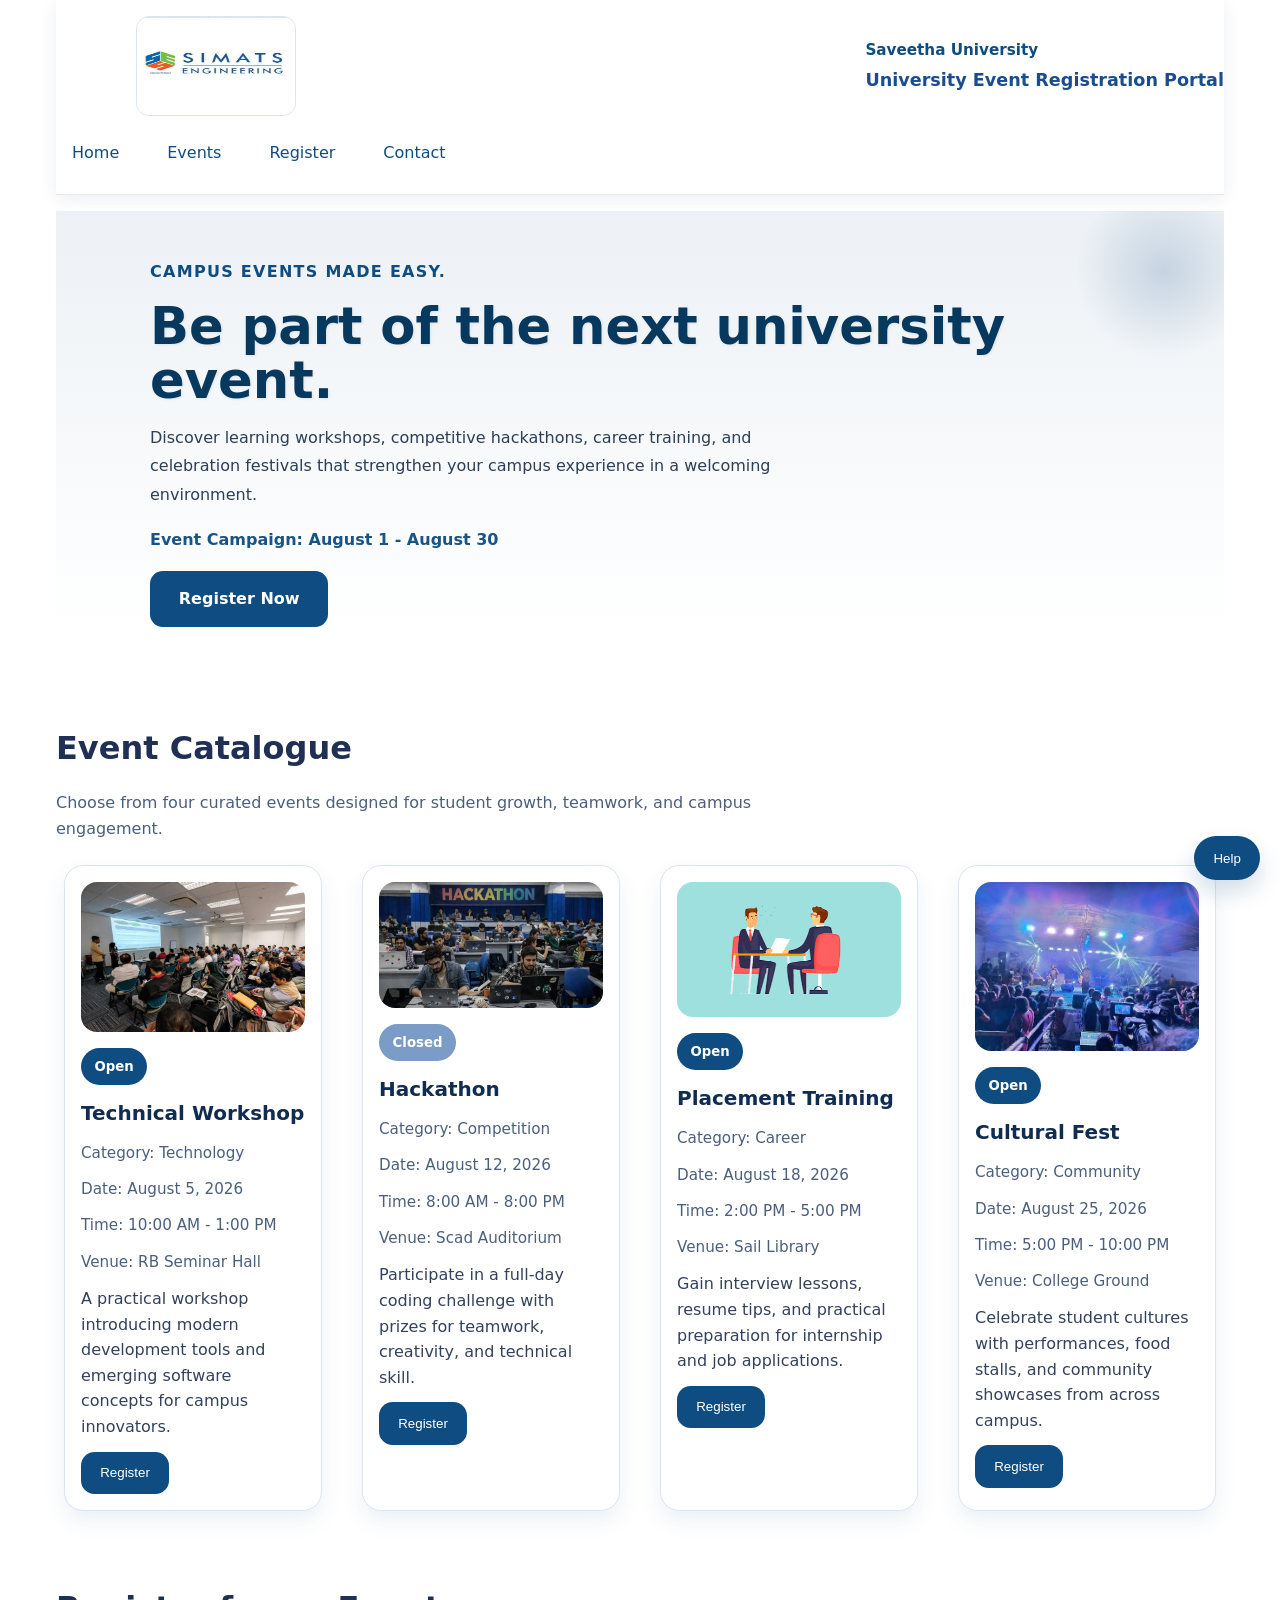
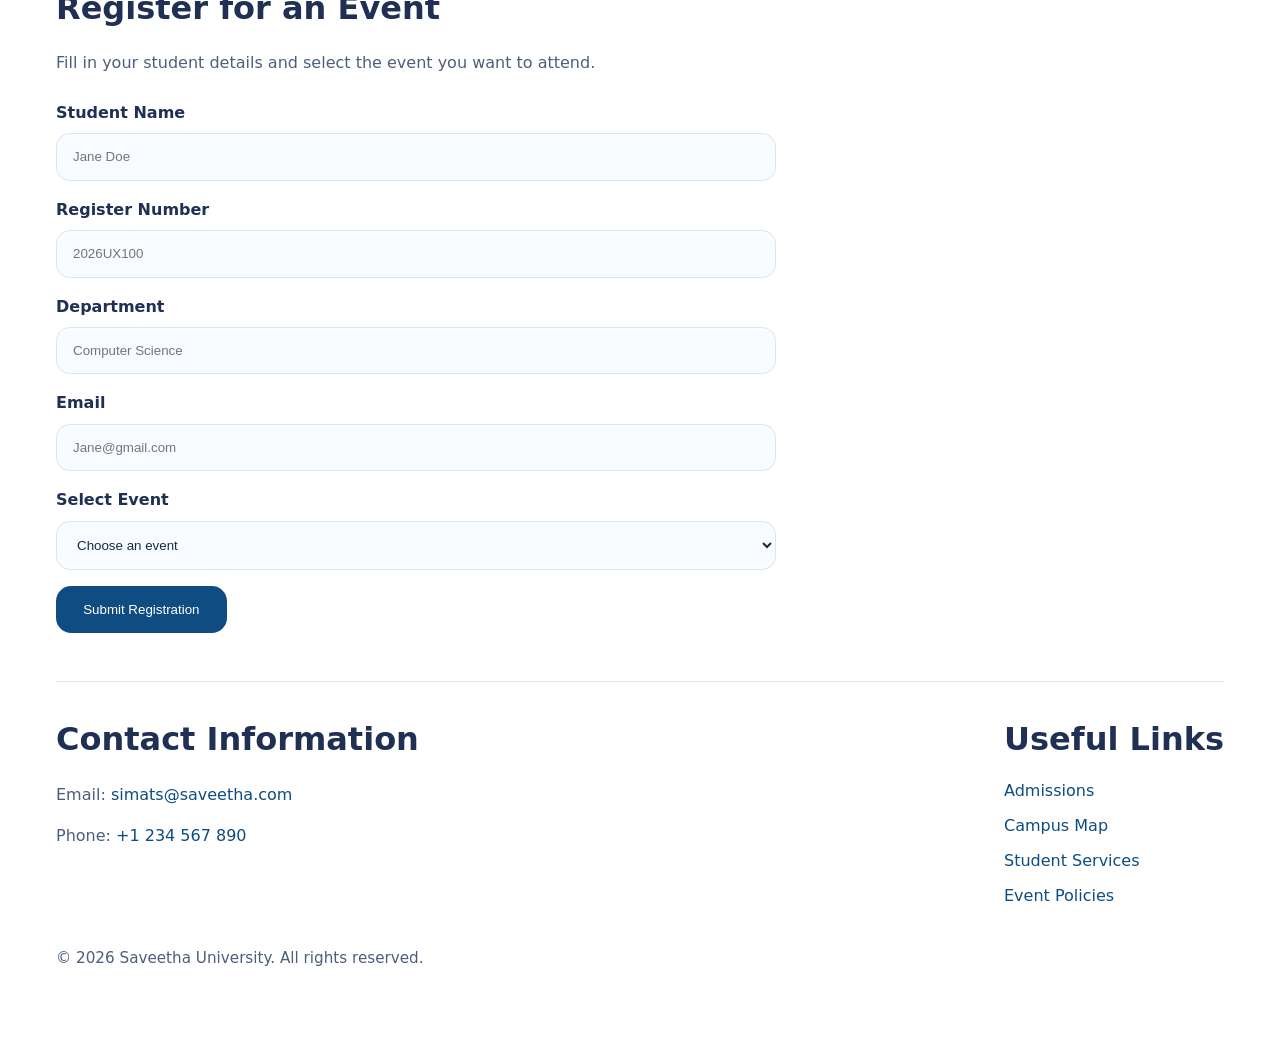
<file: CO2 ASSESSMENT/index.html>
<!DOCTYPE html>
<html lang="en">
<head>
  <meta charset="UTF-8">
  <meta name="viewport" content="width=device-width, initial-scale=1.0">
  <title>University Event Registration Portal</title>
  <link rel="stylesheet" href="style.css">
  
</head>
<body>
  <div class="page-wrapper">
    <header class="site-header">
      <div class="brand-group">
        <img class="logo" src="logo.png" alt="University logo">
        <div class="brand-text">
          <p class="university-name">Saveetha University</p>
          <h1 class="portal-title" style="color:#1a4d8f;">University Event Registration Portal</h1>
        </div>
      </div>
      <nav class="main-nav" aria-label="Primary site navigation">
        <ul class="nav-list">
          <li><a href="#">Home</a></li>
          <li><a href="#catalogue-title">Events</a></li>
          <li><a href="#registration">Register</a></li>
          <li><a href="#footer">Contact</a></li>
        </ul>
      </nav>
    </header>
    <button class="help-button" type="button">Help</button>

    <main>
      <section class="hero" aria-labelledby="hero-heading">
        <div class="hero-content">
          <span class="eyebrow">Campus events made easy.</span>
          <h2 id="hero-heading">Be part of the next university event.</h2>
          <p>Discover learning workshops, competitive hackathons, career training, and celebration festivals that strengthen your campus experience in a welcoming environment.</p>
          <p class="campaign">Event Campaign: August 1 - August 30</p>
          <a class="hero-button" href="#registration">Register Now</a>
        </div>
      </section>
      <section class="catalogue" aria-labelledby="catalogue-title">
        <div class="section-header">
          <h2 id="catalogue-title">Event Catalogue</h2>
          <p>Choose from four curated events designed for student growth, teamwork, and campus engagement.</p>
        </div>
        <div class="event-grid">
          <article class="event-card" tabindex="0">
            <img src="workshop.jpg" alt="Technical Workshop event image">
            <div class="card-content">
              <span class="status status-open">Open</span>
              <h3>Technical Workshop</h3>
              <p class="event-meta">Category: Technology</p>
              <p class="event-meta">Date: August 5, 2026</p>
              <p class="event-meta">Time: 10:00 AM - 1:00 PM</p>
              <p class="event-meta">Venue: RB Seminar Hall</p>
              <p class="card-description">A practical workshop introducing modern development tools and emerging software concepts for campus innovators.</p>
              <button class="card-btn" type="button">Register</button>
            </div>
          </article>

          <article class="event-card" tabindex="0">
            <img src="hackathon.jpg" alt="Hackathon event image">
            <div class="card-content">
              <span class="status status-closed">Closed</span>
              <h3>Hackathon</h3>
              <p class="event-meta">Category: Competition</p>
              <p class="event-meta">Date: August 12, 2026</p>
              <p class="event-meta">Time: 8:00 AM - 8:00 PM</p>
              <p class="event-meta">Venue: Scad Auditorium</p>
              <p class="card-description">Participate in a full-day coding challenge with prizes for teamwork, creativity, and technical skill.</p>
              <button class="card-btn" type="button">Register</button>
            </div>
          </article>

          <article class="event-card" tabindex="0">
            <img src="placement.png" alt="Placement Training event image">
            <div class="card-content">
              <span class="status status-open">Open</span>
              <h3>Placement Training</h3>
              <p class="event-meta">Category: Career</p>
              <p class="event-meta">Date: August 18, 2026</p>
              <p class="event-meta">Time: 2:00 PM - 5:00 PM</p>
              <p class="event-meta">Venue: Sail Library</p>
              <p class="card-description">Gain interview lessons, resume tips, and practical preparation for internship and job applications.</p>
              <button class="card-btn" type="button">Register</button>
            </div>
          </article>

          <article class="event-card" tabindex="0">
            <img src="cultural.jpg" alt="Cultural Fest event image">
            <div class="card-content">
              <span class="status status-open">Open</span>
              <h3>Cultural Fest</h3>
              <p class="event-meta">Category: Community</p>
              <p class="event-meta">Date: August 25, 2026</p>
              <p class="event-meta">Time: 5:00 PM - 10:00 PM</p>
              <p class="event-meta">Venue: College Ground</p>
              <p class="card-description">Celebrate student cultures with performances, food stalls, and community showcases from across campus.</p>
              <button class="card-btn" type="button">Register</button>
            </div>
          </article>
        </div>
      </section>
      <section class="registration" id="registration" aria-labelledby="registration-heading">
        <h2 id="registration-heading">Register for an Event</h2>
        <p>Fill in your student details and select the event you want to attend.</p>
        <form class="registration-form">
          <div class="form-row">
            <label for="student-name">Student Name</label>
            <input type="text" id="student-name" name="student-name" placeholder="Jane Doe" required>
          </div>

          <div class="form-row">
            <label for="register-number">Register Number</label>
            <input type="text" id="register-number" name="register-number" placeholder="2026UX100" required>
          </div>

          <div class="form-row">
            <label for="department">Department</label>
            <input type="text" id="department" name="department" placeholder="Computer Science" required>
          </div>

          <div class="form-row">
            <label for="email">Email</label>
            <input type="email" id="email" name="email" placeholder="Jane@gmail.com" required>
          </div>

          <div class="form-row">
            <label for="event-choice">Select Event</label>
            <select id="event-choice" name="event-choice" required>
              <option value="">Choose an event</option>
              <option value="technical-workshop">Technical Workshop</option>
              <option value="hackathon">Hackathon</option>
              <option value="placement-training">Placement Training</option>
              <option value="cultural-fest">Cultural Fest</option>
            </select>
          </div>

          <button class="submit-btn" type="submit">Submit Registration</button>
        </form>
      </section>
    </main>

    <footer class="site-footer" id="footer">
      <div class="footer-content">
        <div class="footer-block">
          <h3>Contact Information</h3>
          <p>Email: <a href="mailto:simats@saveetha.com">simats@saveetha.com</a></p>
          <p>Phone: <a href="tel:+1234567890">+1 234 567 890</a></p>
        </div>
        <div class="footer-block">
          <h3>Useful Links</h3>
          <ul class="footer-links">
            <li><a href="#">Admissions</a></li>
            <li><a href="#">Campus Map</a></li>
            <li><a href="#">Student Services</a></li>
            <li><a href="#">Event Policies</a></li>
          </ul>
        </div>
      </div>
      <p class="copyright">© 2026 Saveetha University. All rights reserved.</p>
    </footer>
  </div>
</body>
</html>
</file>
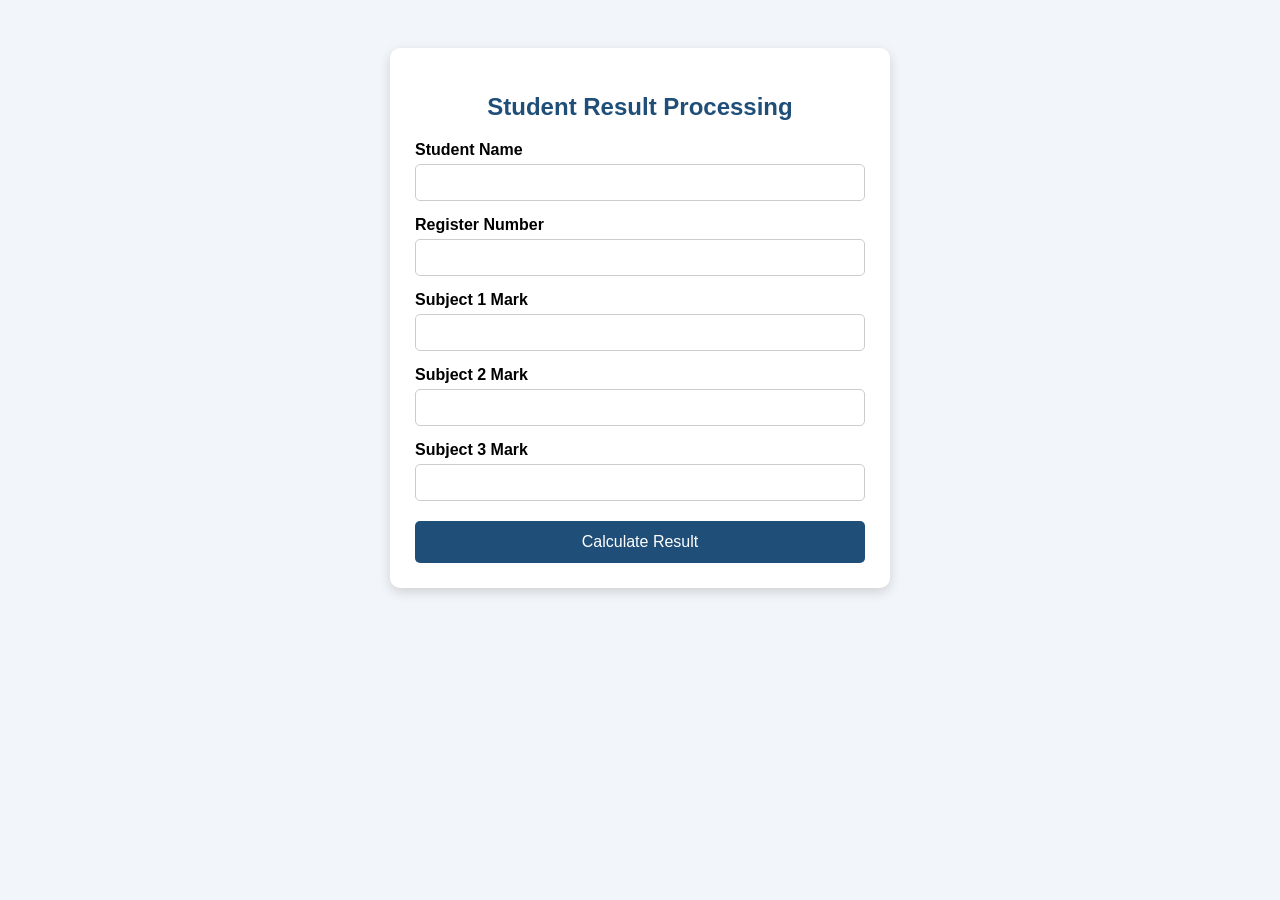
<file: CO3 ASSESMENTS/index.html>
<!DOCTYPE html>
<html>
<head>
    <meta charset="UTF-8">
    <title>Student Result Processing</title>

    <style>
        body {
            font-family: Arial, sans-serif;
            background: #f2f5f9;
            padding: 40px;
        }

        .container {
            width: 450px;
            margin: auto;
            background: white;
            padding: 25px;
            border-radius: 10px;
            box-shadow: 0 4px 12px rgba(0,0,0,0.15);
        }

        h2 {
            text-align: center;
            color: #1f4e79;
        }

        label {
            display: block;
            margin-top: 15px;
            font-weight: bold;
        }

        input {
            width: 100%;
            padding: 10px;
            margin-top: 5px;
            box-sizing: border-box;
            border: 1px solid #ccc;
            border-radius: 5px;
        }

        button {
            width: 100%;
            margin-top: 20px;
            padding: 12px;
            background: #1f4e79;
            color: white;
            border: none;
            border-radius: 5px;
            cursor: pointer;
            font-size: 16px;
        }

        button:hover {
            background: #163a5c;
        }
    </style>
</head>

<body>

<div class="container">

    <h2>Student Result Processing</h2>

    <form action="StudentResultServlet" method="post">

        <label>Student Name</label>
        <input type="text" name="name">

        <label>Register Number</label>
        <input type="text" name="regNo">

        <label>Subject 1 Mark</label>
        <input type="number" name="mark1" min="0" max="100">

        <label>Subject 2 Mark</label>
        <input type="number" name="mark2" min="0" max="100">

        <label>Subject 3 Mark</label>
        <input type="number" name="mark3" min="0" max="100">

        <button type="submit">Calculate Result</button>

    </form>

</div>

</body>
</html>
</file>
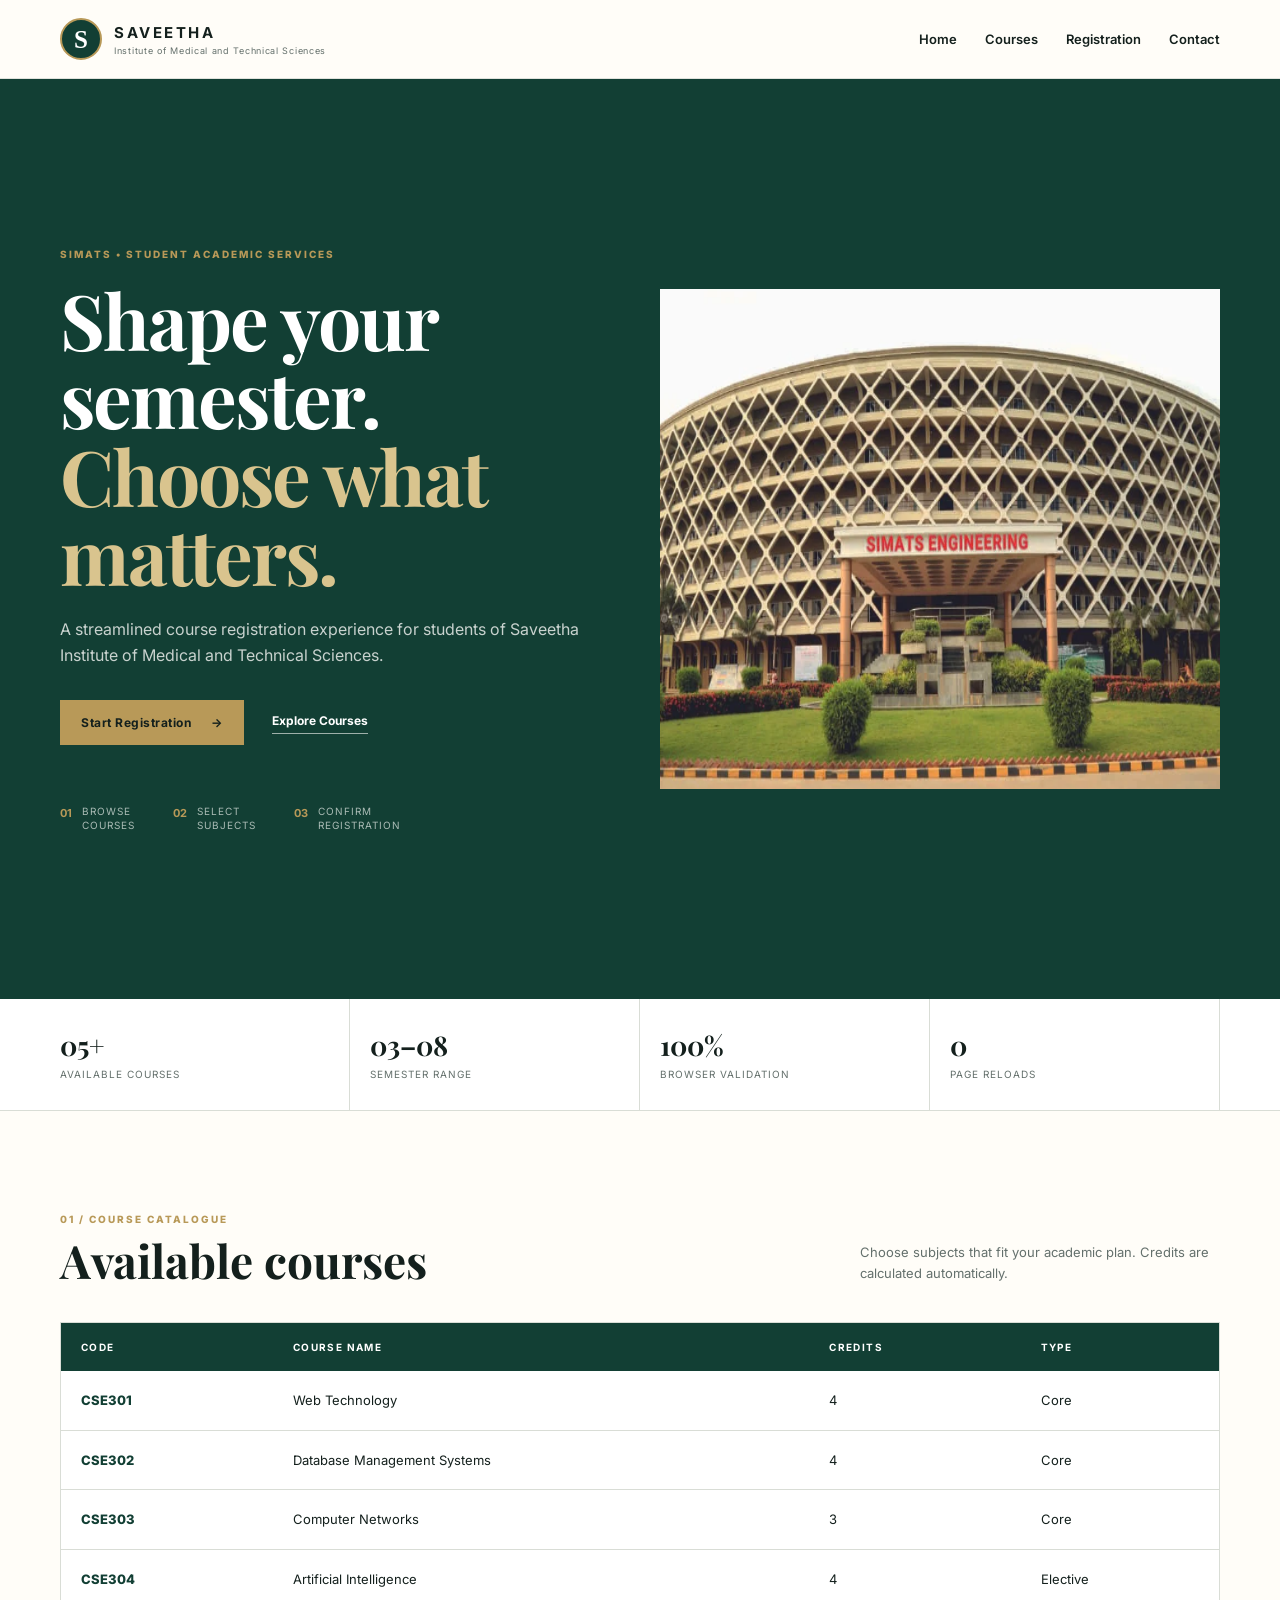
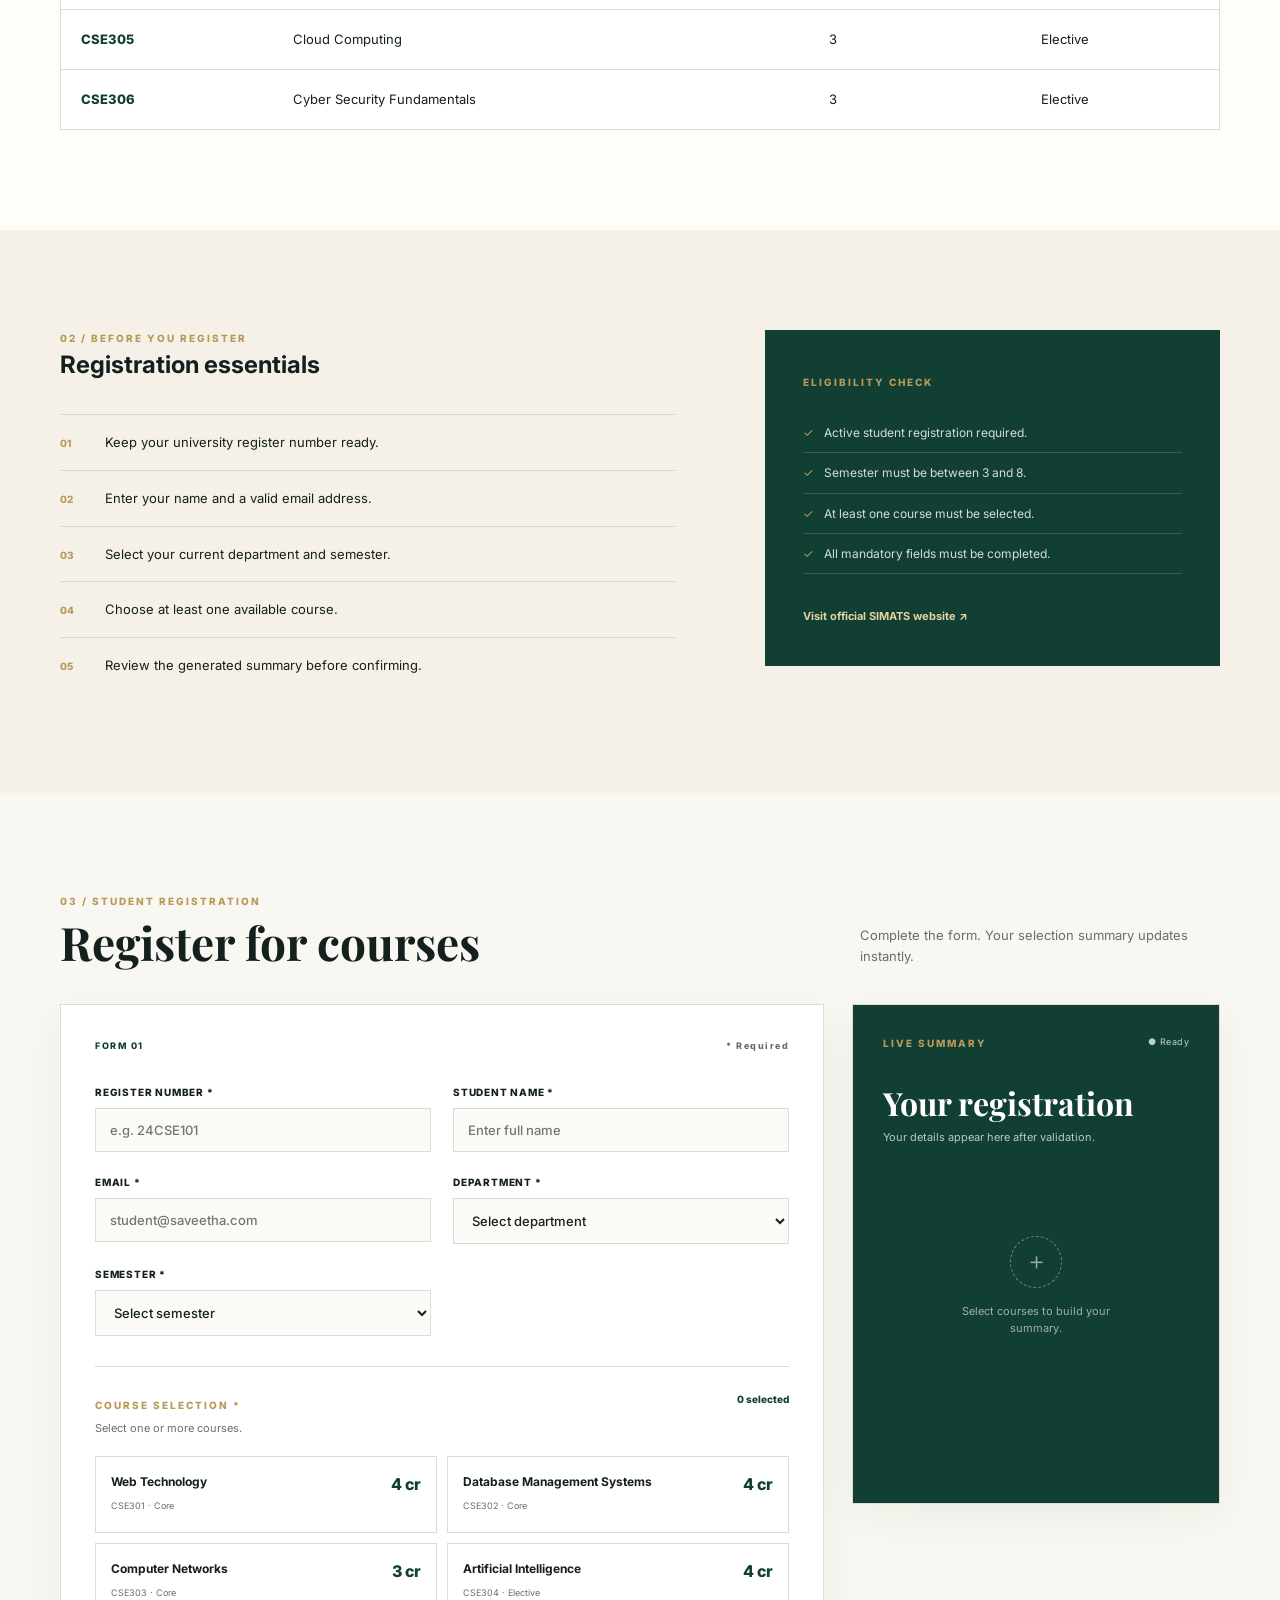
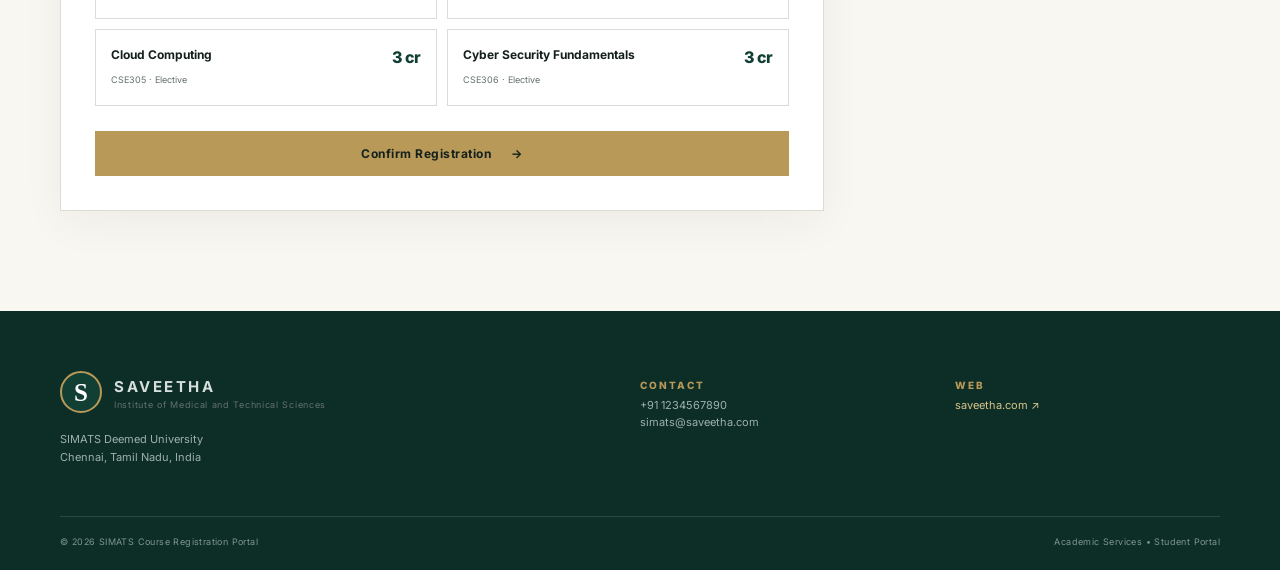
<file: SCENARIO BASED ASSESMENT/index.html>
<!DOCTYPE html>
<html lang="en">
<head>
  <meta charset="UTF-8">
  <meta name="viewport" content="width=device-width, initial-scale=1.0">
  <meta name="description" content="SIMATS Interactive Course Registration Portal">
  <title>SIMATS | Course Registration Portal</title>
  <link rel="preconnect" href="https://fonts.googleapis.com">
  <link rel="preconnect" href="https://fonts.gstatic.com" crossorigin>
  <link href="https://fonts.googleapis.com/css2?family=Inter:wght@400;500;600;700;800&family=Playfair+Display:wght@600;700&display=swap" rel="stylesheet">
  <link rel="stylesheet" href="style.css">
</head>
<body>
  <header class="site-header">
    <div class="container nav-wrap">
      <a class="brand" href="#home" aria-label="SIMATS home">
        <div class="brand-mark">S</div>
        <div>
          <strong>SAVEETHA</strong>
          <span>Institute of Medical and Technical Sciences</span>
        </div>
      </a>
      <nav aria-label="Primary navigation">
        <a href="#home">Home</a>
        <a href="#courses">Courses</a>
        <a href="#registration">Registration</a>
        <a href="#contact">Contact</a>
      </nav>
    </div>
  </header>

  <main>
    <section id="home" class="hero">
      <div class="container hero-grid">
        <div class="hero-copy">
          <p class="eyebrow">SIMATS • STUDENT ACADEMIC SERVICES</p>
          <h1>Shape your semester.<br><em>Choose what matters.</em></h1>
          <p class="hero-text">A streamlined course registration experience for students of Saveetha Institute of Medical and Technical Sciences.</p>
          <div class="hero-actions">
            <a class="btn btn-primary" href="#registration">Start Registration <span>→</span></a>
            <a class="text-link" href="#courses">Explore Courses</a>
          </div>
          <div class="hero-meta">
            <div><strong>01</strong><span>Browse<br>courses</span></div>
            <div><strong>02</strong><span>Select<br>subjects</span></div>
            <div><strong>03</strong><span>Confirm<br>registration</span></div>
          </div>
        </div>
        <div class="hero-card image-card">
          <img src="portal-image.png" alt="Saveetha University Course Registration Portal">
        </div>
      </div>
    </section>

    <section class="stats">
      <div class="container stats-grid">
        <div><strong>05+</strong><span>Available Courses</span></div>
        <div><strong>03–08</strong><span>Semester Range</span></div>
        <div><strong>100%</strong><span>Browser Validation</span></div>
        <div><strong>0</strong><span>Page Reloads</span></div>
      </div>
    </section>

    <section id="courses" class="section">
      <div class="container">
        <div class="section-heading">
          <div>
            <p class="eyebrow">01 / COURSE CATALOGUE</p>
            <h2>Available courses</h2>
          </div>
          <p>Choose subjects that fit your academic plan. Credits are calculated automatically.</p>
        </div>
        <div class="table-shell">
          <table>
            <thead>
              <tr><th>Code</th><th>Course Name</th><th>Credits</th><th>Type</th></tr>
            </thead>
            <tbody id="courseTableBody"></tbody>
          </table>
        </div>
      </div>
    </section>

    <section class="section section-soft">
      <div class="container info-grid">
        <div>
          <p class="eyebrow">02 / BEFORE YOU REGISTER</p>
          <h2>Registration essentials</h2>
          <ol class="steps">
            <li>Keep your university register number ready.</li>
            <li>Enter your name and a valid email address.</li>
            <li>Select your current department and semester.</li>
            <li>Choose at least one available course.</li>
            <li>Review the generated summary before confirming.</li>
          </ol>
        </div>
        <div class="eligibility">
          <span class="mini-label">ELIGIBILITY CHECK</span>
          <ul>
            <li>Active student registration required.</li>
            <li>Semester must be between 3 and 8.</li>
            <li>At least one course must be selected.</li>
            <li>All mandatory fields must be completed.</li>
          </ul>
          <a href="https://www.saveetha.com/" target="_blank" rel="noopener">Visit official SIMATS website ↗</a>
        </div>
      </div>
    </section>

    <section id="registration" class="section registration-section">
      <div class="container">
        <div class="section-heading">
          <div>
            <p class="eyebrow">03 / STUDENT REGISTRATION</p>
            <h2>Register for courses</h2>
          </div>
          <p>Complete the form. Your selection summary updates instantly.</p>
        </div>

        <div class="registration-layout">
          <form id="registrationForm" novalidate class="form-card">
            <div class="form-top">
              <span class="form-number">FORM 01</span>
              <span class="required-note">* Required</span>
            </div>

            <div id="formMessage" class="form-message" role="alert" aria-live="polite"></div>

            <div class="field-grid">
              <label>Register Number *
                <input id="registerNumber" type="text" placeholder="e.g. 24CSE101" autocomplete="off">
              </label>
              <label>Student Name *
                <input id="studentName" type="text" placeholder="Enter full name" autocomplete="name">
              </label>
              <label>Email *
                <input id="email" type="email" placeholder="student@saveetha.com" autocomplete="email">
              </label>
              <label>Department *
                <select id="department">
                  <option value="">Select department</option>
                  <option>Computer Science & Engineering</option>
                  <option>Information Technology</option>
                  <option>Artificial Intelligence & Data Science</option>
                  <option>Electronics & Communication Engineering</option>
                  <option>Electrical & Electronics Engineering</option>
                  <option>Mechanical Engineering</option>
                  <option>Biomedical Engineering</option>
                </select>
              </label>
              <label>Semester *
                <select id="semester">
                  <option value="">Select semester</option>
                  <option value="3">Semester 3</option>
                  <option value="4">Semester 4</option>
                  <option value="5">Semester 5</option>
                  <option value="6">Semester 6</option>
                  <option value="7">Semester 7</option>
                  <option value="8">Semester 8</option>
                </select>
              </label>
            </div>

            <div class="course-select">
              <div class="course-select-head">
                <div><span class="mini-label">COURSE SELECTION *</span><p>Select one or more courses.</p></div>
                <span id="selectionCount">0 selected</span>
              </div>
              <div id="courseOptions" class="course-options"></div>
            </div>

            <button class="btn btn-primary submit-btn" type="submit">Confirm Registration <span>→</span></button>
          </form>

          <aside class="summary-card" aria-live="polite">
            <div class="summary-head">
              <span class="mini-label">LIVE SUMMARY</span>
              <span class="status-dot">● Ready</span>
            </div>
            <h3>Your registration</h3>
            <p class="summary-sub">Your details appear here after validation.</p>
            <div id="summaryEmpty" class="summary-empty">
              <div class="empty-icon">＋</div>
              <p>Select courses to build your summary.</p>
            </div>
            <div id="summaryContent" class="summary-content hidden">
              <div class="person-summary">
                <span>STUDENT</span><strong id="summaryName">—</strong>
                <small id="summaryRegister">—</small>
              </div>
              <div class="summary-row"><span>Department</span><strong id="summaryDepartment">—</strong></div>
              <div class="summary-row"><span>Semester</span><strong id="summarySemester">—</strong></div>
              <div class="selected-list" id="selectedList"></div>
              <div class="total-box">
                <div><span>Courses</span><strong id="totalCourses">0</strong></div>
                <div><span>Credits</span><strong id="totalCredits">0</strong></div>
              </div>
              <div id="successBadge" class="success-badge hidden">✓ Registration submitted successfully</div>
            </div>
          </aside>
        </div>
      </div>
    </section>
  </main>

  <footer id="contact">
    <div class="container footer-grid">
      <div>
        <div class="brand footer-brand"><div class="brand-mark">S</div><div><strong>SAVEETHA</strong><span>Institute of Medical and Technical Sciences</span></div></div>
        <p>SIMATS Deemed University<br>Chennai, Tamil Nadu, India</p>
      </div>
      <div><span class="mini-label">CONTACT</span><p>+91 1234567890<br>simats@saveetha.com</p></div>
      <div><span class="mini-label">WEB</span><p><a href="https://www.saveetha.com/" target="_blank" rel="noopener">saveetha.com ↗</a></p></div>
    </div>
    <div class="container footer-bottom"><span>© 2026 SIMATS Course Registration Portal</span><span>Academic Services • Student Portal</span></div>
  </footer>

  <script src="script.js"></script>
</body>
</html>
</file>
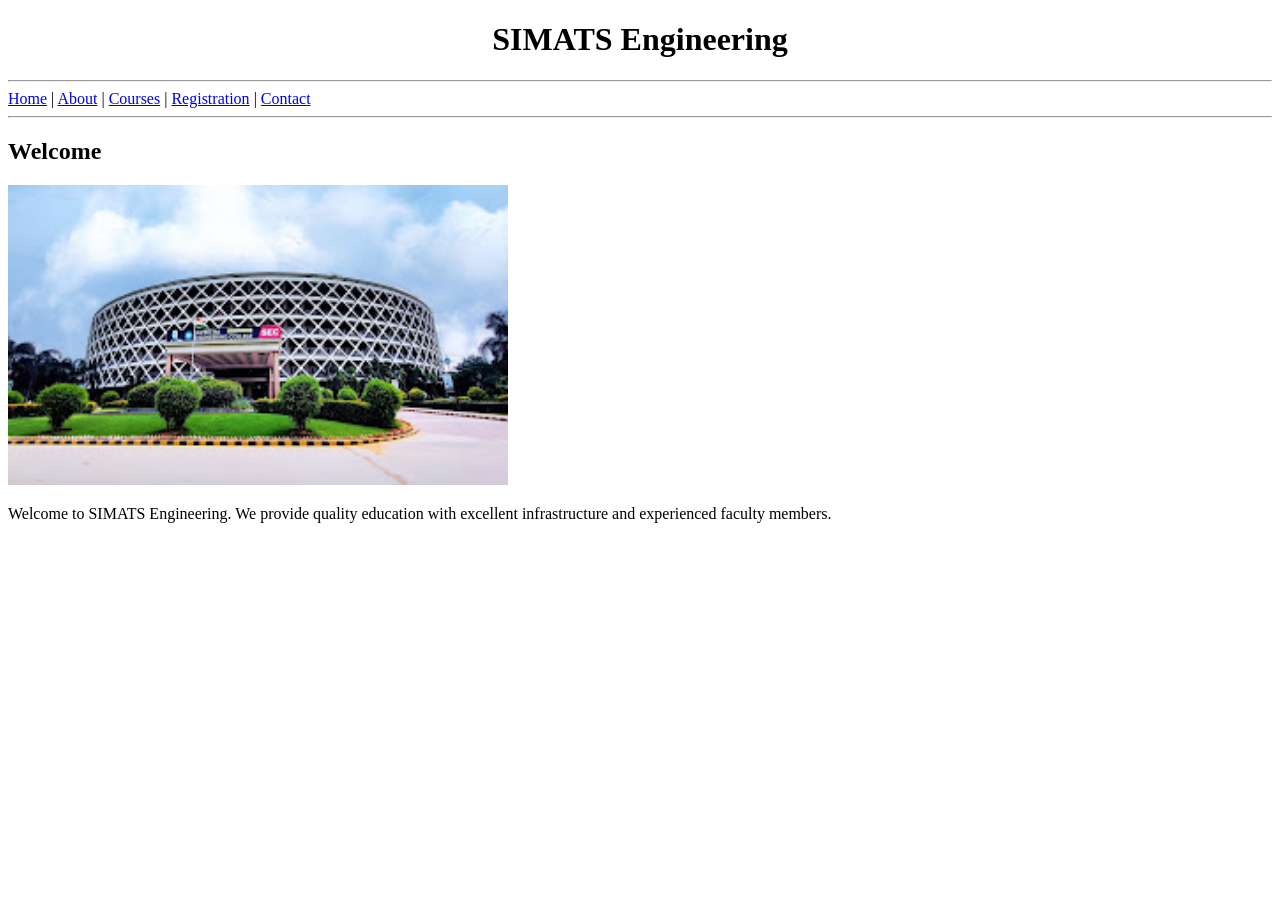
<file: CO1 EXPERIMENTS/CO1 EXP 10/index.html>
<!DOCTYPE html>
<html>
<head>
    <title>ABC Engineering College - Home</title>
</head>

<body>

<h1 align="center">SIMATS Engineering</h1>

<hr>

<a href="index.html">Home</a> |
<a href="about.html">About</a> |
<a href="courses.html">Courses</a> |
<a href="registration.html">Registration</a> |
<a href="contact.html">Contact</a>

<hr>

<h2>Welcome</h2>

<img src="college.jpg" alt="College Image" width="500" height="300">

<p>
Welcome to SIMATS Engineering.
We provide quality education with excellent infrastructure and experienced faculty members.
</p>

</body>
</html>
</file>
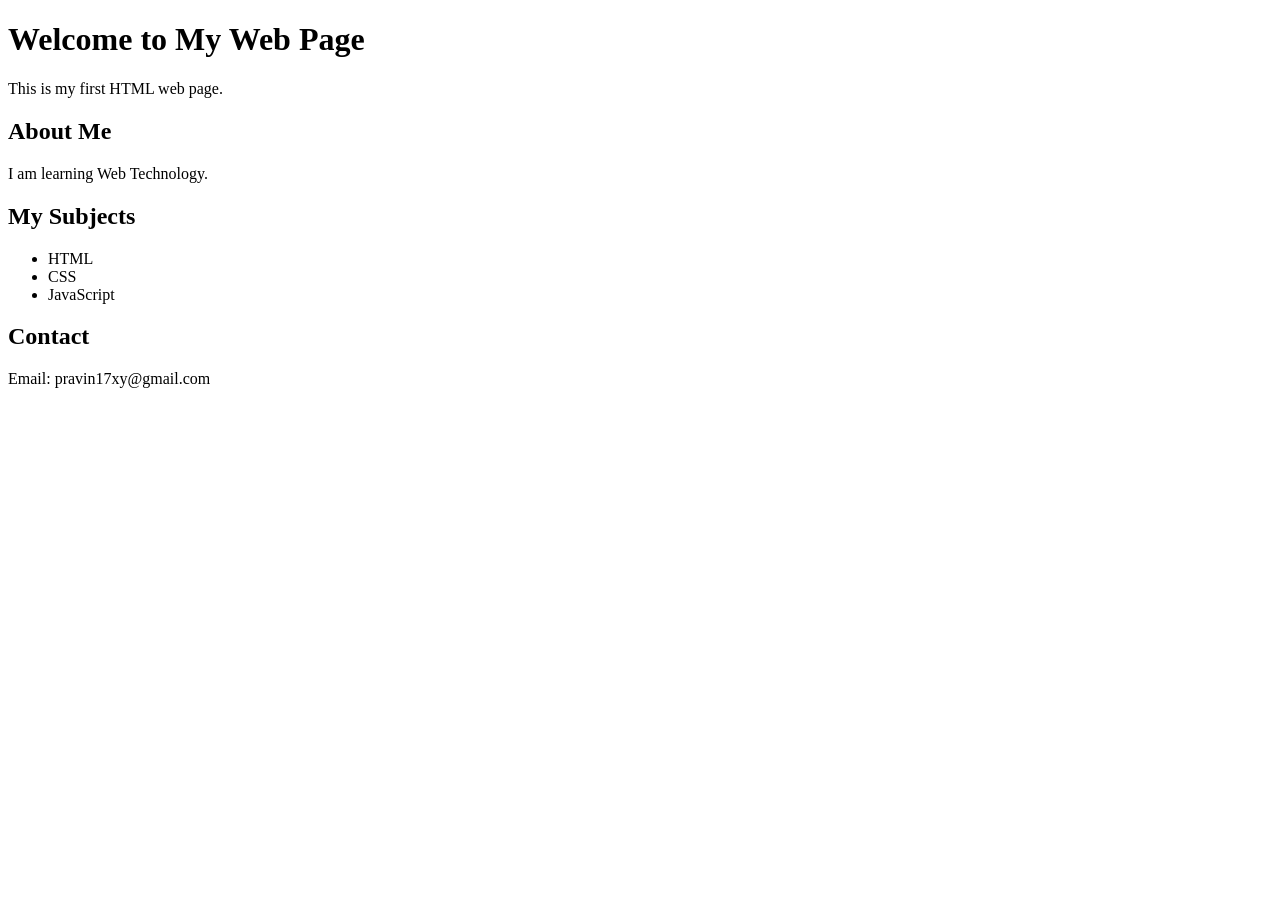
<file: CO1 EXPERIMENTS/CO1 EXP 1 Code.html>
<!DOCTYPE html>
<html>
<head>
    <title>My First Web Page</title>
</head>

<body>

    <h1>Welcome to My Web Page</h1>

    <p>This is my first HTML web page.</p>

    <h2>About Me</h2>
    <p>I am learning Web Technology.</p>

    <h2>My Subjects</h2>
    <ul>
        <li>HTML</li>
        <li>CSS</li>
        <li>JavaScript</li>
    </ul>

    <h2>Contact</h2>
    <p>Email: pravin17xy@gmail.com</p>

</body>
</html>
</file>
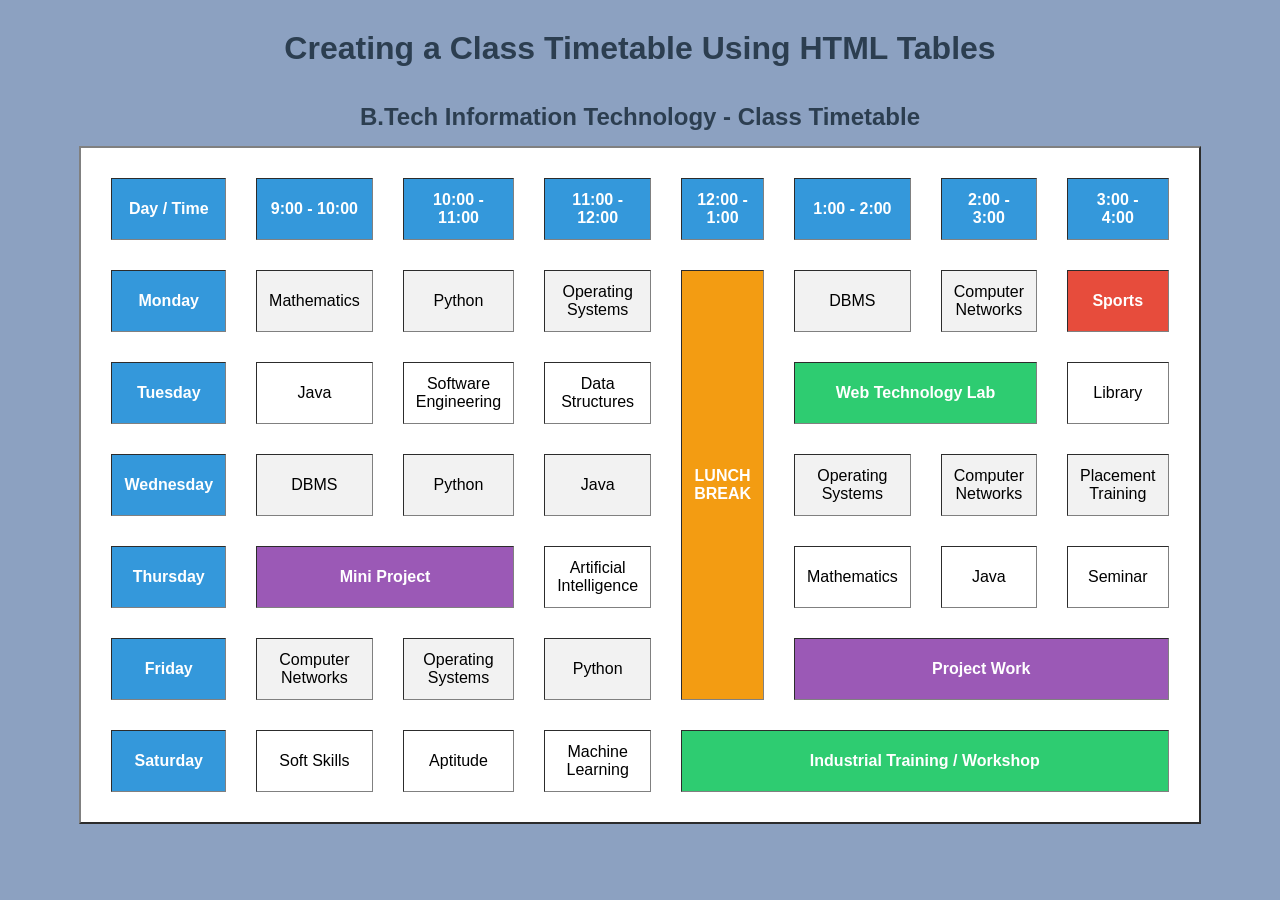
<file: CO1 EXPERIMENTS/CO1 EXP 3 Code.html>
<!DOCTYPE html>
<html lang="en">
<head>
    <meta charset="UTF-8">
    <meta name="viewport" content="width=device-width, initial-scale=1.0">
    <title>Class Timetable</title>

    <style>
        body{
            font-family: Arial, sans-serif;
            background-color: #8ca1c1;
            margin: 30px;
        }

        h1{
            text-align: center;
            color: #2c3e50;
        }

        table{
            width: 90%;
            margin: auto;
             
            background-color: white;
            border-spacing: 30px 30px;
     
   
        }

        caption{
            font-size: 24px;
            font-weight: bold;
            color: #2c3e50;
            padding: 15px;
        }

        th{
            background-color: #3498db;
            color: white;
        }

        th, td{
            text-align: center;
            padding: 12px;
        }

        tr:nth-child(even){
            background-color: #f2f2f2;
        }

        tr:hover{
            background-color: #d6eaf8;
        }

        .break{
            background-color: #f39c12;
            color: white;
            font-weight: bold;
        }

        .lab{
            background-color: #2ecc71;
            color: white;
            font-weight: bold;
        }

        .project{
            background-color: #9b59b6;
            color: rgb(255, 255, 255);
            font-weight: bold;
        }

        .sports{
            background-color: #e74c3c;
            color: white;
            font-weight: bold;
        }
    </style>
</head>

<body>

<h1>Creating a Class Timetable Using HTML Tables</h1>

<table border="2" cellpadding="10" cellspacing="5">

    <caption>B.Tech Information Technology - Class Timetable</caption>

    <tr>
        <th>Day / Time</th>
        <th>9:00 - 10:00</th>
        <th>10:00 - 11:00</th>
        <th>11:00 - 12:00</th>
        <th>12:00 - 1:00</th>
        <th>1:00 - 2:00</th>
        <th>2:00 - 3:00</th>
        <th>3:00 - 4:00</th>
    </tr>

    <tr>
        <th>Monday</th>
        <td>Mathematics</td>
        <td>Python</td>
        <td>Operating Systems</td>
        <td rowspan="5" class="break">LUNCH BREAK</td>
        <td>DBMS</td>
        <td>Computer Networks</td>
        <td class="sports">Sports</td>
    </tr>

    <tr>
        <th>Tuesday</th>
        <td>Java</td>
        <td>Software Engineering</td>
        <td>Data Structures</td>
        <td colspan="2" class="lab">Web Technology Lab</td>
        <td>Library</td>
    </tr>

    <tr>
        <th>Wednesday</th>
        <td>DBMS</td>
        <td>Python</td>
        <td>Java</td>
        <td>Operating Systems</td>
        <td>Computer Networks</td>
        <td>Placement Training</td>
    </tr>

    <tr>
        <th>Thursday</th>
        <td colspan="2" class="project">Mini Project</td>
        <td>Artificial Intelligence</td>
        <td>Mathematics</td>
        <td>Java</td>
        <td>Seminar</td>
    </tr>

    <tr>
        <th>Friday</th>
        <td>Computer Networks</td>
        <td>Operating Systems</td>
        <td>Python</td>
        <td colspan="3" class="project">Project Work</td>
    </tr>

    <tr>
        <th>Saturday</th>
        <td>Soft Skills</td>
        <td>Aptitude</td>
        <td>Machine Learning</td>
        <td colspan="4" class="lab">Industrial Training / Workshop</td>
    </tr>

</table>

</body>
</html>
</file>
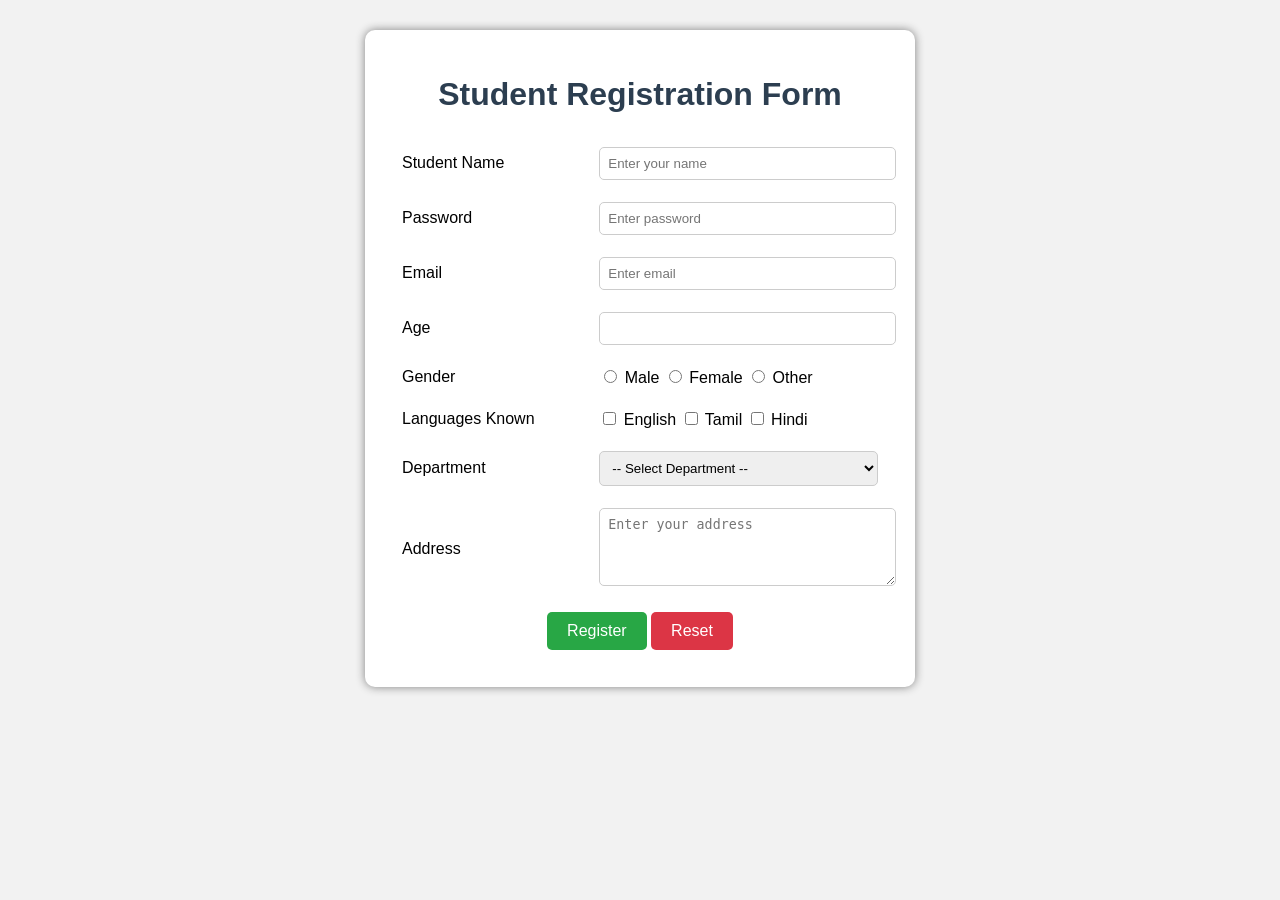
<file: CO1 EXPERIMENTS/CO1 EXP 4 Code.html>
<!DOCTYPE html>
<html lang="en">
<head>
    <meta charset="UTF-8">
    <meta name="viewport" content="width=device-width, initial-scale=1.0">
    <title>Student Registration Form</title>

    <style>
        body{
            font-family: Arial, sans-serif;
            background-color:#f2f2f2;
        }

        .container{
            width:500px;
            margin:30px auto;
            background:white;
            padding:25px;
            border-radius:10px;
            box-shadow:0px 0px 10px gray;
        }

        h1{
            text-align:center;
            color:#2c3e50;
        }

        table{
            width:100%;
        }

        td{
            padding:10px;
        }

        input[type="text"],
        input[type="password"],
        input[type="email"],
        input[type="number"],
        select,
        textarea{
            width:100%;
            padding:8px;
            border:1px solid #ccc;
            border-radius:5px;
        }

        textarea{
            resize:vertical;
        }

        .buttons{
            text-align:center;
        }

        input[type="submit"],
        input[type="reset"]{
            padding:10px 20px;
            margin:10zpx;
            border:none;
            border-radius:5px;
            color:white;
            cursor:pointer;
            font-size:16px;
        }

        input[type="submit"]{
            background-color:#28a745;
        }

        input[type="reset"]{
            background-color:#dc3545;
        }

        input[type="submit"]:hover{
            background-color:#218838;
        }

        input[type="reset"]:hover{
            background-color:#c82333;
        }
    </style>
</head>

<body>

<div class="container">

<h1>Student Registration Form</h1>

<form action="#" method="post">

<table>

<tr>
    <td><label>Student Name</label></td>
    <td>
        <input type="text" name="student_name" placeholder="Enter your name" required>
    </td>
</tr>

<tr>
    <td><label>Password</label></td>
    <td>
        <input type="password" name="password" placeholder="Enter password" required>
    </td>
</tr>

<tr>
    <td><label>Email</label></td>
    <td>
        <input type="email" name="email" placeholder="Enter email" required>
    </td>
</tr>

<tr>
    <td><label>Age</label></td>
    <td>
        <input type="number" name="age" min="17" max="30" required>
    </td>
</tr>

<tr>
    <td><label>Gender</label></td>
    <td>
        <input type="radio" name="gender" value="Male" required> Male
        <input type="radio" name="gender" value="Female"> Female
        <input type="radio" name="gender" value="Other"> Other
    </td>
</tr>

<tr>
    <td><label>Languages Known</label></td>
    <td>
        <input type="checkbox" name="language" value="English"> English
        <input type="checkbox" name="language" value="Tamil"> Tamil
        <input type="checkbox" name="language" value="Hindi"> Hindi
    </td>
</tr>

<tr>
    <td><label>Department</label></td>
    <td>
        <select name="department" required>
            <option value="">-- Select Department --</option>
            <option>Information Technology</option>
            <option>Computer Science</option>
            <option>Electronics</option>
            <option>Mechanical</option>
            <option>Civil</option>
        </select>
    </td>
</tr>

<tr>
    <td><label>Address</label></td>
    <td>
        <textarea rows="4" placeholder="Enter your address"></textarea>
    </td>
</tr>

<tr>
    <td colspan="2" class="buttons">
        <input type="submit" value="Register">
        <input type="reset" value="Reset">
    </td>
</tr>

</table>

</form>

</div>

</body>
</html>
</file>
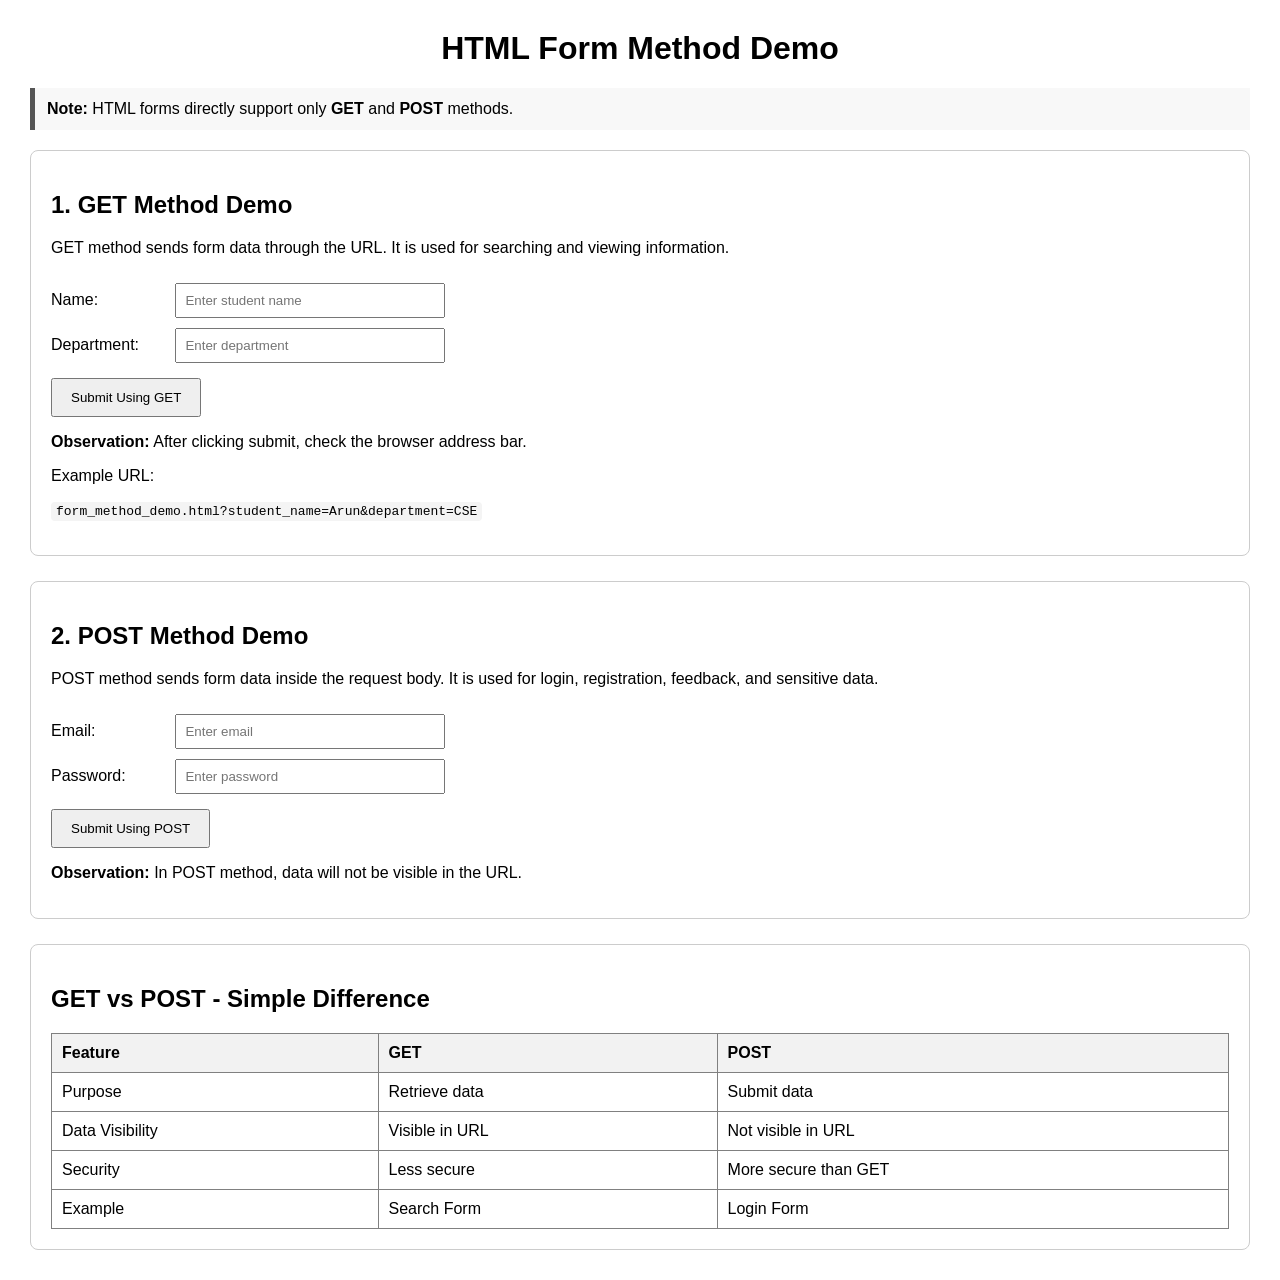
<file: CO1 EXPERIMENTS/CO1 EXP 5 Code.html>
<!DOCTYPE html>
<html lang="en">
<head>
    <meta charset="UTF-8">
    <meta name="viewport" content="width=device-width, initial-scale=1.0">
    <title>HTML Form Method Demo</title>

    <style>
        body {
            font-family: Arial, sans-serif;
            background-color: white;
            margin: 30px;
        }

        h1 {
            text-align: center;
        }

        .box {
            border: 1px solid #cccccc;
            padding: 20px;
            margin-bottom: 25px;
            border-radius: 8px;
        }

        label {
            display: inline-block;
            width: 120px;
            margin-top: 10px;
        }

        input {
            padding: 8px;
            margin-top: 10px;
            width: 250px;
        }

        input[type="submit"] {
            padding: 10px 18px;
            margin-top: 15px;
            width: auto;
            cursor: pointer;
        }

        .note {
            background-color: #f8f8f8;
            padding: 12px;
            border-left: 5px solid #555555;
            margin-bottom: 20px;
        }

        table {
            border-collapse: collapse;
            width: 100%;
        }

        th {
            background-color: #f2f2f2;
        }

        th, td {
            padding: 10px;
            text-align: left;
        }

        code {
            background-color: #f4f4f4;
            padding: 2px 5px;
            border-radius: 4px;
        }
    </style>
</head>

<body>

    <h1>HTML Form Method Demo</h1>

    <div class="note">
        <b>Note:</b> HTML forms directly support only <b>GET</b> and <b>POST</b> methods.
    </div>

    <!-- GET FORM DEMO -->
    <div class="box">
        <h2>1. GET Method Demo</h2>

        <p>
            GET method sends form data through the URL.
            It is used for searching and viewing information.
        </p>

        <form action="form_method_demo.html" method="get">
            <label for="student_name">Name:</label>
            <input type="text" id="student_name" name="student_name" placeholder="Enter student name" required>
            <br>

            <label for="department">Department:</label>
            <input type="text" id="department" name="department" placeholder="Enter department" required>
            <br>

            <input type="submit" value="Submit Using GET">
        </form>

        <p><b>Observation:</b> After clicking submit, check the browser address bar.</p>

        <p>Example URL:</p>

        <p>
            <code>
                form_method_demo.html?student_name=Arun&department=CSE
            </code>
        </p>
    </div>

    <!-- POST FORM DEMO -->
    <div class="box">
        <h2>2. POST Method Demo</h2>

        <p>
            POST method sends form data inside the request body.
            It is used for login, registration, feedback, and sensitive data.
        </p>

        <form action="form_method_demo.html" method="post">
            <label for="email">Email:</label>
            <input type="email" id="email" name="email" placeholder="Enter email">
            <br>

            <label for="password">Password:</label>
            <input type="password" id="password" name="password" placeholder="Enter password">
            <br>

            <input type="submit" value="Submit Using POST">
        </form>

        <p><b>Observation:</b> In POST method, data will not be visible in the URL.</p>
    </div>

    <!-- SIMPLE EXPLANATION -->
    <div class="box">
        <h2>GET vs POST - Simple Difference</h2>

        <table border="1">
            <tr>
                <th>Feature</th>
                <th>GET</th>
                <th>POST</th>
            </tr>

            <tr>
                <td>Purpose</td>
                <td>Retrieve data</td>
                <td>Submit data</td>
            </tr>

            <tr>
                <td>Data Visibility</td>
                <td>Visible in URL</td>
                <td>Not visible in URL</td>
            </tr>

            <tr>
                <td>Security</td>
                <td>Less secure</td>
                <td>More secure than GET</td>
            </tr>

            <tr>
                <td>Example</td>
                <td>Search Form</td>
                <td>Login Form</td>
            </tr>
        </table>
    </div>

</body>
</html>
</file>
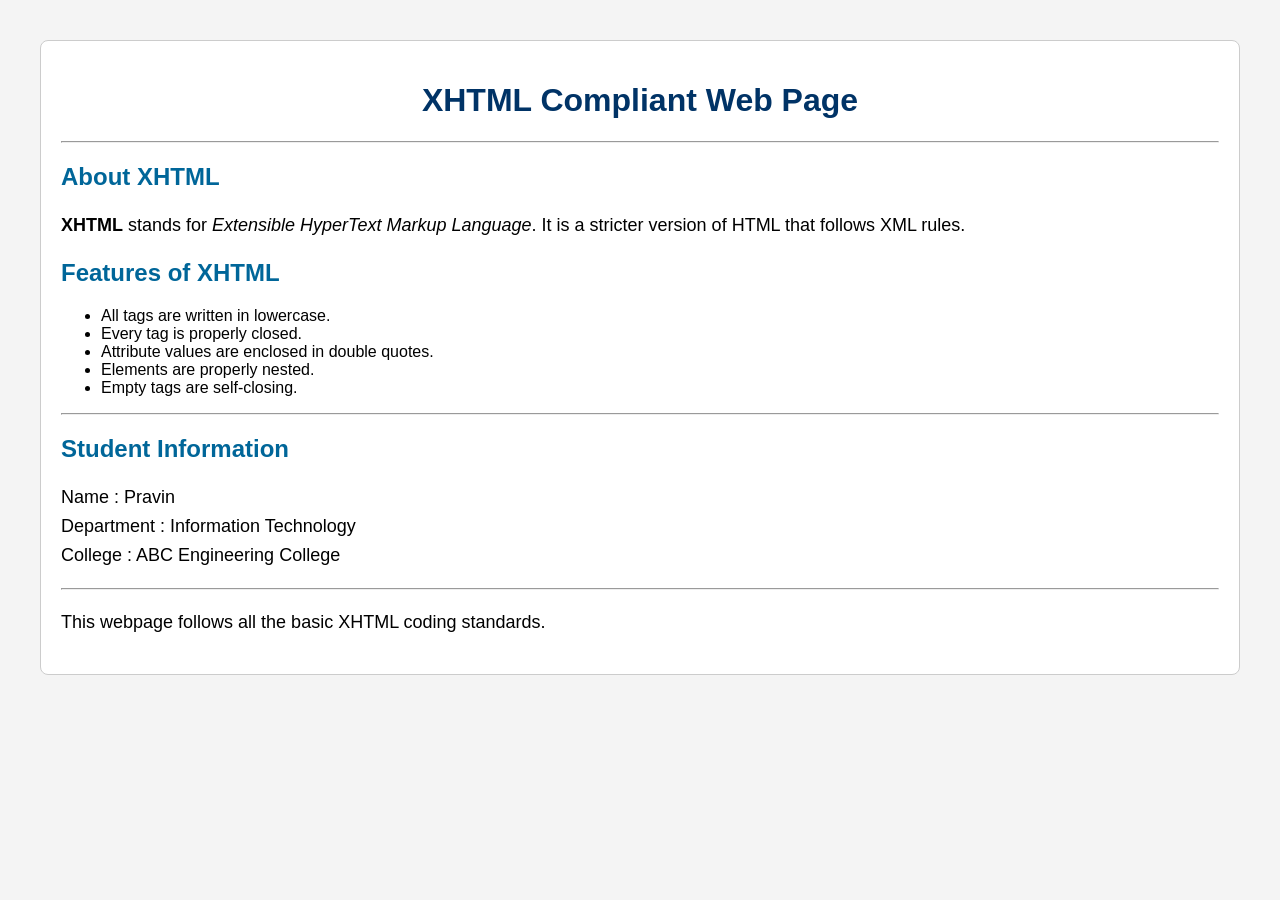
<file: CO1 EXPERIMENTS/CO1 EXP 6 Code.html>
<!DOCTYPE html PUBLIC "-//W3C//DTD XHTML 1.0 Transitional//EN"
"http://www.w3.org/TR/xhtml1/DTD/xhtml1-transitional.dtd">

<html xmlns="http://www.w3.org/1999/xhtml" lang="en">

<head>
    <meta http-equiv="Content-Type" content="text/html; charset=UTF-8" />
    <title>XHTML Compliant Web Page</title>

    <style type="text/css">
        body{
            font-family: Arial, sans-serif;
            margin:40px;
            background-color:#f4f4f4;
        }

        h1{
            color:#003366;
            text-align:center;
        }

        h2{
            color:#006699;
        }

        p{
            font-size:18px;
            line-height:1.6;
        }

        .container{
            background:#ffffff;
            padding:20px;
            border:1px solid #cccccc;
            border-radius:8px;
        }
    </style>

</head>

<body>

<div class="container">

    <h1>XHTML Compliant Web Page</h1>

    <hr />

    <h2>About XHTML</h2>

    <p>
        <strong>XHTML</strong> stands for
        <em>Extensible HyperText Markup Language</em>.
        It is a stricter version of HTML that follows XML rules.
    </p>

    <h2>Features of XHTML</h2>

    <ul>
        <li>All tags are written in lowercase.</li>
        <li>Every tag is properly closed.</li>
        <li>Attribute values are enclosed in double quotes.</li>
        <li>Elements are properly nested.</li>
        <li>Empty tags are self-closing.</li>
    </ul>

    <hr />

    <h2>Student Information</h2>

    <p>
        Name : Pravin<br />
        Department : Information Technology<br />
        College : ABC Engineering College
    </p>

    <hr />

    <p>
        This webpage follows all the basic XHTML coding standards.
    </p>

</div>

</body>
</html>
</file>
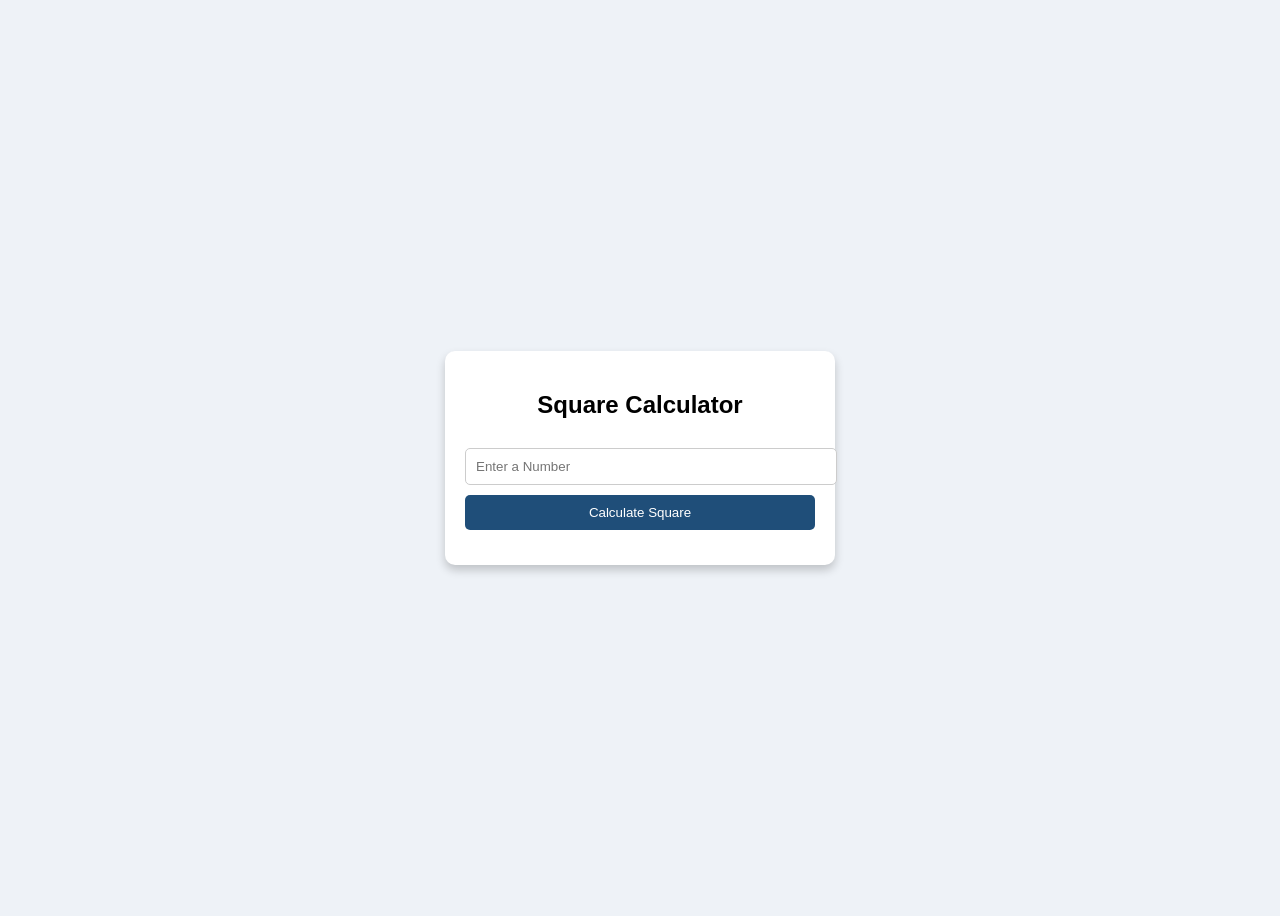
<file: CO2 EXPERIMENTS/CO2 EXP 10 Code.html>
<!DOCTYPE html>
<html lang="en">
<head>
<meta charset="UTF-8">
<meta name="viewport" content="width=device-width, initial-scale=1.0">
<title>Debug CSS and JavaScript Application</title>

<style>
body{
    font-family:Arial,sans-serif;
    background:#eef2f7;
    display:flex;
    justify-content:center;
    align-items:center;
    height:100vh;
}

.container{
    width:350px;
    background:white;
    padding:20px;
    border-radius:10px;
    box-shadow:0 5px 10px rgba(0,0,0,0.2);
    text-align:center;
}

input{
    width:100%;
    padding:10px;
    margin:10px 0;
    border:1px solid #ccc;
    border-radius:5px;
}

button{
    width:100%;
    padding:10px;
    background:#1f4e79;
    color:white;
    border:none;
    border-radius:5px;
    cursor:pointer;
}

button:hover{
    background:#16395c;
}

#output{
    margin-top:15px;
    font-size:18px;
    font-weight:bold;
    color:#1f4e79;
}
</style>

</head>

<body>

<div class="container">

<h2>Square Calculator</h2>

<input type="number" id="number" placeholder="Enter a Number">

<button onclick="calculate()">Calculate Square</button>

<div id="output"></div>

</div>

<script>

function calculate(){

try{

let num=document.getElementById("number").value;

console.log("Input :",num);

debugger;

if(num==""){
throw "Please enter a number";
}

let result=num*num;

document.getElementById("output").innerHTML=
"Square = "+result;

console.log("Result :",result);

}

catch(error){

document.getElementById("output").innerHTML=error;

console.log(error);

}

}

</script>

</body>
</html>
</file>
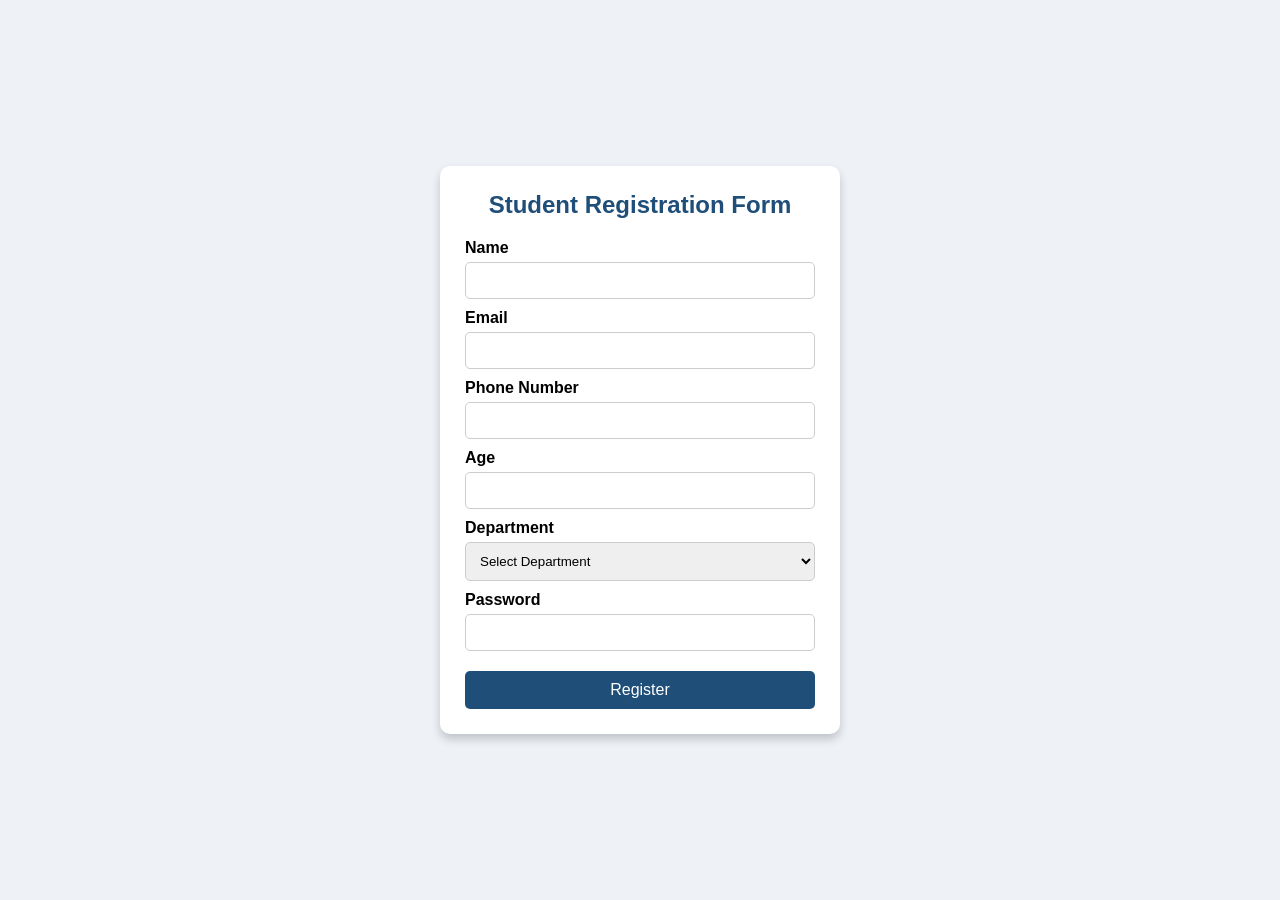
<file: CO2 EXPERIMENTS/CO2 EXP 2 Code.html>
<!DOCTYPE html>
<html lang="en">
<head>
<meta charset="UTF-8">
<meta name="viewport" content="width=device-width, initial-scale=1.0">
<title>Student Registration Form</title>

<style>
*{
    margin:0;
    padding:0;
    box-sizing:border-box;
    font-family:Arial,sans-serif;
}

body{
    background:#eef2f7;
    display:flex;
    justify-content:center;
    align-items:center;
    height:100vh;
}

.container{
    width:400px;
    background:#fff;
    padding:25px;
    border-radius:10px;
    box-shadow:0 5px 10px rgba(0,0,0,0.2);
}

h2{
    text-align:center;
    margin-bottom:20px;
    color:#1f4e79;
}

label{
    display:block;
    margin-top:10px;
    margin-bottom:5px;
    font-weight:bold;
}

input,select{
    width:100%;
    padding:10px;
    border:1px solid #ccc;
    border-radius:5px;
}

button{
    width:100%;
    padding:10px;
    margin-top:20px;
    background:#1f4e79;
    color:white;
    border:none;
    border-radius:5px;
    font-size:16px;
    cursor:pointer;
}

button:hover{
    background:#16395c;
}

.error{
    color:red;
    font-size:14px;
    margin-top:10px;
}

.success{
    color:green;
    font-size:16px;
    text-align:center;
    margin-top:15px;
}
</style>

</head>

<body>

<div class="container">

<h2>Student Registration Form</h2>

<form id="studentForm">

<label>Name</label>
<input type="text" id="name">

<label>Email</label>
<input type="text" id="email">

<label>Phone Number</label>
<input type="text" id="phone">

<label>Age</label>
<input type="number" id="age">

<label>Department</label>
<select id="department">
<option value="">Select Department</option>
<option>Information Technology</option>
<option>Computer Science</option>
<option>Electronics</option>
<option>Mechanical</option>
</select>

<label>Password</label>
<input type="password" id="password">

<button type="submit">Register</button>

<p id="message"></p>

</form>

</div>

<script>

document.getElementById("studentForm").addEventListener("submit",function(event){

event.preventDefault();

let name=document.getElementById("name").value.trim();
let email=document.getElementById("email").value.trim();
let phone=document.getElementById("phone").value.trim();
let age=document.getElementById("age").value.trim();
let department=document.getElementById("department").value;
let password=document.getElementById("password").value;
let message=document.getElementById("message");

let namePattern=/^[A-Za-z ]+$/;
let emailPattern=/^[^\s@]+@[^\s@]+\.[^\s@]+$/;
let phonePattern=/^[0-9]{10}$/;
let passwordPattern=/^(?=.*[A-Za-z])(?=.*\d).{6,}$/;

if(!namePattern.test(name)){
    message.innerHTML="Enter a valid name.";
    message.className="error";
    return;
}

if(!emailPattern.test(email)){
    message.innerHTML="Enter a valid email.";
    message.className="error";
    return;
}

if(!phonePattern.test(phone)){
    message.innerHTML="Phone number must contain 10 digits.";
    message.className="error";
    return;
}

if(age<17 || age>30){
    message.innerHTML="Age must be between 17 and 30.";
    message.className="error";
    return;
}

if(department==""){
    message.innerHTML="Select a department.";
    message.className="error";
    return;
}

if(!passwordPattern.test(password)){
    message.innerHTML="Password must be at least 6 characters and contain letters and numbers.";
    message.className="error";
    return;
}

message.innerHTML="Student Registration Successful!";
message.className="success";

});

</script>

</body>
</html>
</file>
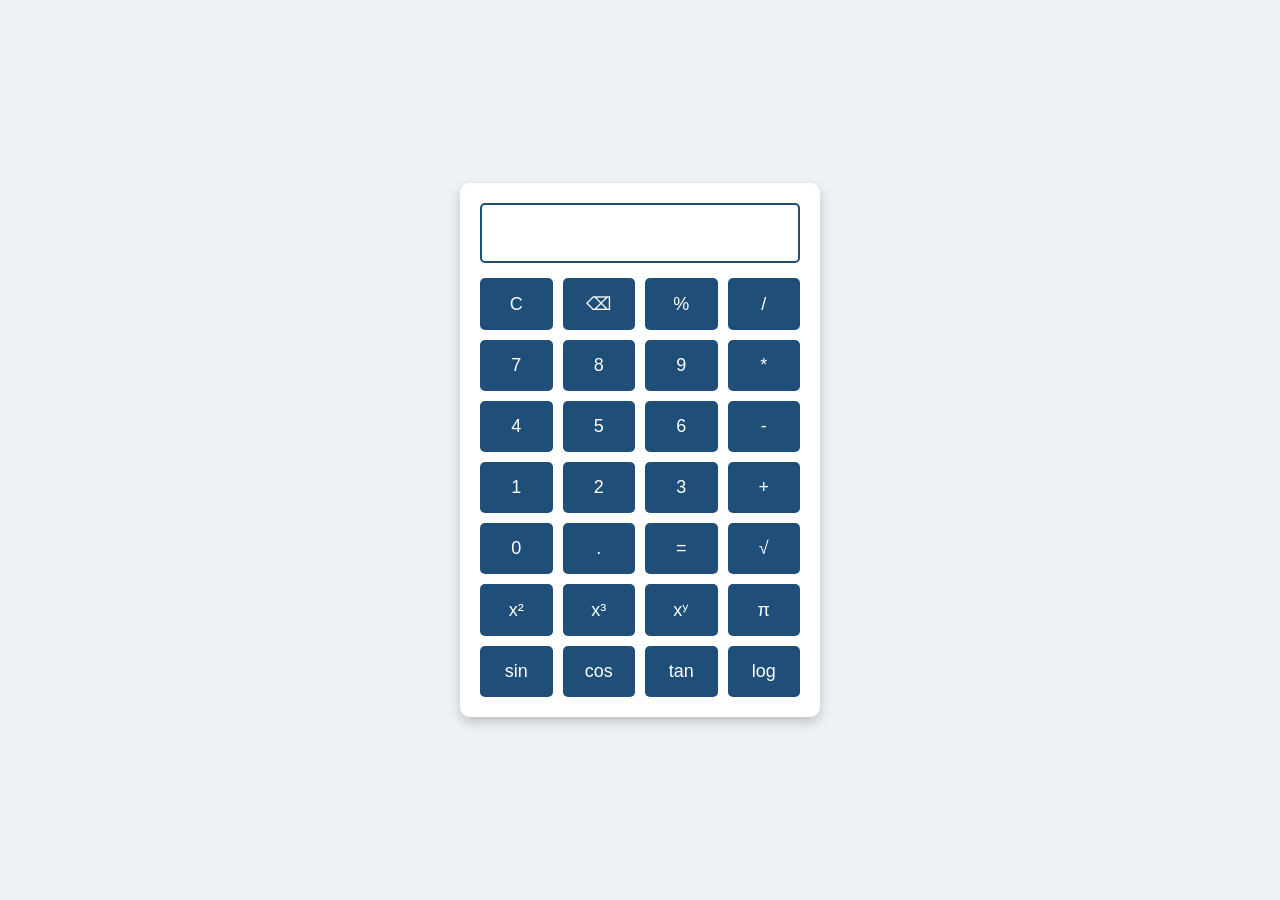
<file: CO2 EXPERIMENTS/CO2 EXP 3 Code.html>
<!DOCTYPE html>
<html lang="en">
<head>
<meta charset="UTF-8">
<meta name="viewport" content="width=device-width, initial-scale=1.0">
<title>Scientific Calculator</title>

<style>
*{
    margin:0;
    padding:0;
    box-sizing:border-box;
    font-family:Arial,sans-serif;
}

body{
    background:#eef2f7;
    display:flex;
    justify-content:center;
    align-items:center;
    height:100vh;
}

.calculator{
    width:360px;
    background:#fff;
    padding:20px;
    border-radius:10px;
    box-shadow:0 5px 12px rgba(0,0,0,0.2);
}

input{
    width:100%;
    height:60px;
    font-size:24px;
    text-align:right;
    margin-bottom:15px;
    padding:10px;
    border:2px solid #1f4e79;
    border-radius:5px;
}

.buttons{
    display:grid;
    grid-template-columns:repeat(4,1fr);
    gap:10px;
}

button{
    padding:15px;
    font-size:18px;
    border:none;
    border-radius:5px;
    background:#1f4e79;
    color:white;
    cursor:pointer;
}

button:hover{
    background:#16395c;
}
</style>

</head>

<body>

<div class="calculator">

<input type="text" id="display" readonly>

<div class="buttons">

<button onclick="clearDisplay()">C</button>
<button onclick="del()">⌫</button>
<button onclick="append('%')">%</button>
<button onclick="append('/')">/</button>

<button onclick="append('7')">7</button>
<button onclick="append('8')">8</button>
<button onclick="append('9')">9</button>
<button onclick="append('*')">*</button>

<button onclick="append('4')">4</button>
<button onclick="append('5')">5</button>
<button onclick="append('6')">6</button>
<button onclick="append('-')">-</button>

<button onclick="append('1')">1</button>
<button onclick="append('2')">2</button>
<button onclick="append('3')">3</button>
<button onclick="append('+')">+</button>

<button onclick="append('0')">0</button>
<button onclick="append('.')">.</button>
<button onclick="calculate()">=</button>
<button onclick="sqrt()">√</button>

<button onclick="square()">x²</button>
<button onclick="cube()">x³</button>
<button onclick="power()">xʸ</button>
<button onclick="pi()">π</button>

<button onclick="sin()">sin</button>
<button onclick="cos()">cos</button>
<button onclick="tan()">tan</button>
<button onclick="log()">log</button>

</div>

</div>

<script>

let display=document.getElementById("display");

function append(value){
    display.value+=value;
}

function clearDisplay(){
    display.value="";
}

function del(){
    display.value=display.value.slice(0,-1);
}

function calculate(){
    try{
        display.value=eval(display.value);
    }
    catch{
        display.value="Error";
    }
}

function sqrt(){
    display.value=Math.sqrt(eval(display.value));
}

function square(){
    display.value=Math.pow(eval(display.value),2);
}

function cube(){
    display.value=Math.pow(eval(display.value),3);
}

function power(){
    let p=prompt("Enter Power");
    display.value=Math.pow(eval(display.value),p);
}

function pi(){
    display.value+=Math.PI.toFixed(6);
}

function sin(){
    display.value=Math.sin(eval(display.value)*Math.PI/180).toFixed(6);
}

function cos(){
    display.value=Math.cos(eval(display.value)*Math.PI/180).toFixed(6);
}

function tan(){
    display.value=Math.tan(eval(display.value)*Math.PI/180).toFixed(6);
}

function log(){
    display.value=Math.log10(eval(display.value)).toFixed(6);
}

</script>

</body>
</html>
</file>
<file: CO2 ASSESSMENT/style.css>
html {
  scroll-behavior: smooth;
}

    .hero {
      position: relative;
      background: linear-gradient(180deg, rgba(15, 76, 129, 0.08), #ffffff 90%);
      padding: 3rem 1.25rem;
      overflow: hidden;
    }

    .hero::after {
      content: "";
      position: absolute;
      top: -30px;
      right: -30px;
      width: 180px;
      height: 180px;
      background: radial-gradient(circle, rgba(10, 70, 130, 0.18), transparent 70%);
      border-radius: 50%;
      z-index: 0;
    }

    .hero-content {
      position: relative;
      max-width: 980px;
      margin: 0 auto;
      z-index: 1;
    }

    .hero h2 {
      font-size: clamp(2rem, 4vw, 3.2rem);
      margin: 0 0 1rem;
      color: #07385e;
      text-shadow: 1px 1px 3px rgba(0, 0, 0, 0.08);
      line-height: 1.05;
    }

    .hero p,
    .hero .campaign {
      max-width: 640px;
      margin: 0 0 1rem;
      color: #2b3f57;
      line-height: 1.8;
    }

    .hero .campaign {
      font-weight: 700;
      color: #0f4c81;
      opacity: 0.95;
    }

    .hero .hero-button {
      display: inline-block;
      background: #0f4c81;
      color: #ffffff;
      border: none;
      border-radius: 0.8rem;
      padding: 0.95rem 1.8rem;
      cursor: pointer;
      transition: background 0.3s ease, transform 0.2s ease;
      text-decoration: none;
      font-weight: 600;
    }

    .hero .hero-button:hover,
    .hero .hero-button:focus {
      background: #0c3b66;
      transform: translateY(-2px);
    }
  
body {
  margin: 0;
  font-family: Inter, system-ui, -apple-system, BlinkMacSystemFont, "Segoe UI", sans-serif;
  background: #ffffff;
  color: #1f3054;
  line-height: 1.6;
  min-height: 100vh;
  overflow-x: hidden;
}

* {
  box-sizing: border-box;
}

img {
  display: block;
  max-width: 100%;
}

a {
  color: #0f4c81;
  text-decoration: none;
}

a:hover,
button:hover,
button:focus {
  outline: none;
}

.page-wrapper {
  max-width: 1200px;
  margin: 0 auto;
  padding: 0 1rem 3rem;
}

/* Header */
.site-header {
  position: sticky;
  top: 0;
  z-index: 1000;
  background: #ffffff;
  border-bottom: 1px solid #e4eaf4;
  box-shadow: 0 4px 16px rgba(14, 47, 98, 0.08);
  padding: 1rem 0;
}

.site-header .brand-group {
  display: flex;
  align-items: center;
  justify-content: space-between;
  gap: 1rem;
  flex-wrap: wrap;
}

.logo {
  width: 160px;
  height: 100px;
  border-radius: 0.8rem;
  border: 1px solid #d9e4f5;
  margin-right: 5rem;
  margin-left: 5rem;
}

.brand-text {
  min-width: 0;
}

.university-name {
  margin: 0 0 0.25rem;
  font-size: 0.95rem;
  color: #0f4c81;
  font-weight: 600;
}

.portal-title {
  margin: 0;
  font-size: 1.1rem;
}

.main-nav {
  margin-top: 0.75rem;
}

.nav-list {
  list-style: none;
  display: flex;
  gap: 1rem;
  padding: 0;
  margin: 0;
}

.nav-list li a {
  display: inline-block;
  padding: 0.75rem 1rem;
  border-radius: 0.75rem;
  transition: background 0.25s ease, color 0.25s ease;
  color: #0f4c81;
}

.nav-list li a:hover,
.nav-list li a:focus {
  background: rgba(15, 76, 129, 0.1);
}

/* Hero layout shared style */
.hero {
  margin-top: 1rem;
}

.hero-content {
  max-width: 980px;
}

.eyebrow {
  display: inline-block;
  margin-bottom: 1rem;
  color: #0f4c81;
  font-weight: 700;
  letter-spacing: 0.08em;
  text-transform: uppercase;
}

/* Event Catalogue */
.catalogue {
  padding: 3rem 0 1rem;
}

.section-header h2,
.registration h2,
.site-footer h3 {
  margin: 0 0 0.75rem;
  font-size: 2rem;
}

.section-header p,
.registration p {
  max-width: 720px;
  color: #4b5f7d;
}

.event-grid {
  display: grid;
  grid-template-columns: repeat(4, minmax(220px, 1fr));
  gap: 1.5rem;
}

.event-card {
  position: relative;
  display: flex;
  flex-direction: column;
  background: #ffffff;
  padding: 1rem;
  margin: 0.5rem;
  border: 1px solid #d9e4f5;
  border-radius: 1.2rem;
  box-shadow: 0 10px 22px rgba(15, 76, 129, 0.08);
  overflow: hidden;
  transition: transform 0.3s ease, box-shadow 0.3s ease;
  box-sizing: content-box; /* Event card uses content-box. Width calculation can use content + padding + border + margin. */
}

.event-card:hover,
.event-card:focus-within {
  transform: scale(1.02);
}

.event-card img[alt] {
  width: 100%;
  border-radius: 1rem;
  margin-bottom: 1rem;
}

.card-content {
  display: flex;
  flex-direction: column;
  gap: 0.75rem;
}

.status {
  display: inline-block;
  padding: 0.5rem 0.85rem;
  border-radius: 999px;
  font-size: 0.83rem;
  font-weight: 700;
  color: #ffffff;
  max-width: fit-content;
}

.status-open {
  background: #0f4c81;
}

.status-closed {
  background: #7a9cc6;
}

.event-card h3 {
  margin: 0;
  font-size: 1.25rem;
  color: #102c50;
}

.event-meta {
  margin: 0;
  color: #4b5f7d;
  font-size: 0.95rem;
}

.card-description {
  margin: 0;
  color: #33415c;
}

.card-btn {
  align-self: start;
  margin-top: auto;
  padding: 0.85rem 1.2rem;
  background: #0f4c81;
  border: none;
  border-radius: 0.85rem;
  color: #ffffff;
  cursor: pointer;
  transition: background 0.25s ease, transform 0.2s ease;
}

.card-btn:hover,
.card-btn:focus {
  background: #092c57;
  transform: translateY(-1px);
}

/* Registration Form */
.registration {
  padding: 3rem 0;
}

.registration-form {
  display: grid;
  gap: 1rem;
  max-width: 720px;
  margin-top: 1.5rem;
}

.form-row {
  display: grid;
  gap: 0.5rem;
}

label {
  font-weight: 600;
}

input[type="text"],
input[type="email"],
select {
  width: 100%;
  padding: 0.95rem 1rem;
  border: 1px solid #d9e4f5;
  border-radius: 0.85rem;
  background: #f8fbff;
  color: #162a45;
}

input:focus,
select:focus {
  border-color: #0f4c81;
  outline: 3px solid rgba(15, 76, 129, 0.15);
}

.submit-btn {
  width: fit-content;
  padding: 1rem 1.7rem;
  border: none;
  border-radius: 0.95rem;
  background: #0f4c81;
  color: #ffffff;
  cursor: pointer;
  transition: background 0.3s ease, transform 0.2s ease;
}

.submit-btn:hover,
.submit-btn:focus {
  background: #092c57;
  transform: translateY(-1px);
}

/* Footer */
.site-footer {
  border-top: 1px solid #e4eaf4;
  padding: 2rem 0 1rem;
}

.site-footer > .footer-content {
  display: flex;
  justify-content: space-between;
  gap: 2rem;
  flex-wrap: wrap;
}

.footer-block {
  min-width: 220px;
}

.footer-block h3 {
  margin-top: 0;
}

.footer-links {
  list-style: none;
  padding: 0;
  margin: 0;
}

.footer-links li {
  margin-bottom: 0.6rem;
}

.footer-links li a {
  color: #0f4c81;
}

.site-footer p {
  color: #4b5f7d;
}

.copyright {
  margin-top: 1.75rem;
  color: #6a7b95;
  font-size: 0.95rem;
}

/* Fixed Help Button */
.help-button {
  position: fixed;
  right: 1.25rem;
  bottom: 1.25rem;
  z-index: 1100;
  background: #0f4c81;
  color: #ffffff;
  border: none;
  border-radius: 999px;
  padding: 0.9rem 1.2rem;
  box-shadow: 0 12px 22px rgba(15, 76, 129, 0.18);
  cursor: pointer;
  transition: transform 0.2s ease, opacity 0.2s ease;
}

.help-button:hover,
.help-button:focus {
  transform: translateY(-2px);
  opacity: 0.95;
}

/* Responsive Styles */
@media (max-width: 768px) {
  .page-wrapper {
    padding: 0 0.75rem 2rem;
  }

  .site-header .brand-group {
    flex-direction: column;
    align-items: flex-start;
  }

  .main-nav {
    width: 100%;
  }

  .nav-list {
    flex-direction: column;
    gap: 0.5rem;
  }

  .site-header {
    padding: 0.8rem 0;
  }

  .event-grid {
    grid-template-columns: 1fr;
  }

  .event-card {
    margin: 0;
  }

  .registration-form {
    width: 100%;
  }

  .site-footer > .footer-content {
    flex-direction: column;
  }
}
</file>
<file: SCENARIO BASED ASSESMENT/style.css>
*{box-sizing:border-box;margin:0;padding:0}
:root{--ink:#14201d;--muted:#64706c;--green:#123f34;--green2:#1d594a;--cream:#f5f1e8;--paper:#fffdf8;--line:#d9ddd6;--gold:#b89958;--shadow:0 24px 70px rgba(20,32,29,.10)}
html{scroll-behavior:smooth}
body{font-family:Inter,Arial,sans-serif;color:var(--ink);background:var(--paper);line-height:1.6}
a{text-decoration:none;color:inherit}.container{width:min(1160px,calc(100% - 40px));margin:auto}
.site-header{position:sticky;top:0;z-index:20;background:rgba(255,253,248,.94);backdrop-filter:blur(14px);border-bottom:1px solid rgba(217,221,214,.8)}
.nav-wrap{height:78px;display:flex;align-items:center;justify-content:space-between;gap:30px}
.brand{display:flex;align-items:center;gap:12px}.brand-mark{width:42px;height:42px;border-radius:50%;display:grid;place-items:center;background:var(--green);color:#fff;font-family:Georgia,serif;font-size:25px;font-weight:700;border:2px solid var(--gold)}
.brand strong{display:block;letter-spacing:2.5px;font-size:15px}.brand span{display:block;font-size:9px;letter-spacing:.7px;color:var(--muted);max-width:250px;line-height:1.25}
nav{display:flex;gap:28px;font-size:13px;font-weight:600}nav a{position:relative;padding:8px 0}nav a:after{content:"";position:absolute;left:0;bottom:2px;width:0;height:2px;background:var(--gold);transition:.25s}nav a:hover:after{width:100%}
.hero{background:var(--green);color:#fff;min-height:650px;display:flex;align-items:center;overflow:hidden}
.hero-grid {
    display: grid;
    grid-template-columns: 1fr 1fr;
    gap: 40px;
    align-items: center;
    padding: 60px 0;
}
    
.eyebrow,.mini-label{font-size:10px;font-weight:800;letter-spacing:2px;color:var(--gold)}.hero h1{font-family:"Playfair Display",Georgia,serif;font-size:clamp(48px,6vw,82px);line-height:1.02;margin:18px 0 24px;letter-spacing:-2px}.hero h1 em{font-style:normal;color:#d9c48e}.hero-text{color:#c8d2ce;max-width:580px;font-size:16px}.hero-actions{display:flex;align-items:center;gap:28px;margin-top:32px}.btn{border:0;cursor:pointer;font:700 12px Inter;letter-spacing:.5px;padding:15px 21px;display:inline-flex;align-items:center;justify-content:center;gap:20px;transition:.25s}.btn-primary{background:var(--gold);color:#14201d}.btn-primary:hover{transform:translateY(-2px);box-shadow:0 12px 25px rgba(184,153,88,.22)}.text-link{font-size:12px;font-weight:700;border-bottom:1px solid #9eb0aa;padding-bottom:3px}.hero-meta{display:flex;gap:38px;margin-top:60px}.hero-meta div{display:flex;gap:10px;align-items:flex-start}.hero-meta strong{color:var(--gold);font-size:11px}.hero-meta span{font-size:10px;text-transform:uppercase;letter-spacing:1px;color:#aabbb5;line-height:1.35}
.hero-card{background:#efe8d7;color:var(--ink);min-height:420px;padding:44px;position:relative;box-shadow:var(--shadow);display:flex;flex-direction:column;justify-content:center}.hero-card:before{content:"";position:absolute;inset:14px;border:1px solid rgba(20,32,29,.15)}.seal{width:70px;height:70px;border:1px solid var(--gold);border-radius:50%;display:grid;place-items:center;font:700 40px Georgia;color:var(--green);margin-bottom:28px}.card-kicker{font-size:9px;letter-spacing:2px;font-weight:800;color:var(--gold)}.hero-card h2{font:700 43px/1.02 "Playfair Display",Georgia,serif;margin:12px 0 18px}.hero-card p{font-size:12px;color:#53615c;max-width:270px}.card-line{height:1px;background:#c9c1af;margin:35px 0 12px}.hero-card small{font:italic 12px Georgia;color:var(--green)}
.stats{background:#fff;border-bottom:1px solid var(--line)}.stats-grid{display:grid;grid-template-columns:repeat(4,1fr)}.stats-grid div{padding:28px 20px;border-right:1px solid var(--line)}.stats-grid div:first-child{padding-left:0}.stats-grid strong{font:700 27px "Playfair Display",Georgia}.stats-grid span{display:block;font-size:10px;text-transform:uppercase;letter-spacing:1px;color:var(--muted);margin-top:2px}
.section{padding:100px 0}.section-soft{background:var(--cream)}.section-heading{display:flex;justify-content:space-between;align-items:end;gap:40px;margin-bottom:38px}.section-heading h2{font:700 46px/1.05 "Playfair Display",Georgia,serif;margin-top:9px}.section-heading>p{max-width:360px;color:var(--muted);font-size:13px}
.table-shell{border:1px solid var(--line);overflow:auto;background:#fff}.table-shell table{width:100%;border-collapse:collapse;min-width:650px}.table-shell th{text-align:left;background:var(--green);color:#fff;padding:16px 20px;font-size:10px;text-transform:uppercase;letter-spacing:1.4px}.table-shell td{padding:19px 20px;border-bottom:1px solid var(--line);font-size:13px}.table-shell tr:last-child td{border-bottom:0}.table-shell tbody tr{transition:.2s}.table-shell tbody tr:hover{background:#f7f3e9}.table-shell td:first-child{font-weight:800;color:var(--green)}
.info-grid{display:grid;grid-template-columns:1.15fr .85fr;gap:90px}.steps{list-style:none;margin-top:30px}.steps li{border-top:1px solid #d4d6cf;padding:17px 0;font-size:13px;counter-increment:item}.steps{counter-reset:item}.steps li:before{content:"0" counter(item);display:inline-block;width:45px;color:var(--gold);font-weight:800;font-size:10px}.eligibility{background:var(--green);color:#fff;padding:38px;align-self:start}.eligibility ul{list-style:none;margin:20px 0 28px}.eligibility li{padding:10px 0;border-bottom:1px solid rgba(255,255,255,.15);font-size:12px;color:#d3ddd9}.eligibility li:before{content:"✓";color:var(--gold);margin-right:10px}.eligibility a{font-size:11px;font-weight:700;color:#e4d39f}
.registration-section{background:#f9f7f1}.registration-layout{display:grid;grid-template-columns:1.35fr .65fr;gap:28px;align-items:start}.form-card,.summary-card{background:#fff;border:1px solid var(--line);box-shadow:0 12px 40px rgba(20,32,29,.05)}.form-card{padding:34px}.form-top,.course-select-head,.summary-head{display:flex;justify-content:space-between;align-items:start}.form-number,.required-note{font-size:9px;letter-spacing:1.5px;font-weight:800}.form-number{color:var(--green)}.required-note{color:var(--muted)}.form-message{display:none;margin:22px 0 0;padding:12px 14px;background:#f8e8e3;color:#8a3e2e;font-size:12px;border-left:3px solid #b95d45}.form-message.show{display:block}.field-grid{display:grid;grid-template-columns:1fr 1fr;gap:22px;margin:30px 0}.field-grid label{font-size:10px;font-weight:800;letter-spacing:.8px;text-transform:uppercase}.field-grid input,.field-grid select{display:block;width:100%;margin-top:8px;border:1px solid var(--line);background:#fbfaf6;padding:13px 14px;font:500 13px Inter;color:var(--ink);outline:none;transition:.2s}.field-grid input:focus,.field-grid select:focus{border-color:var(--green);box-shadow:0 0 0 3px rgba(18,63,52,.07)}
.course-select{border-top:1px solid var(--line);padding-top:24px}.course-select-head p{font-size:11px;color:var(--muted);margin-top:4px}.course-select-head>span{font-size:10px;font-weight:800;color:var(--green)}.course-options{display:grid;grid-template-columns:1fr 1fr;gap:10px;margin-top:18px}.course-option{position:relative}.course-option input{position:absolute;opacity:0}.course-option label{display:block;border:1px solid var(--line);padding:15px 15px;cursor:pointer;transition:.2s}.course-option label:hover{border-color:var(--gold);background:#fcfaf3}.course-option input:checked+label{border-color:var(--green);background:#eef4f0;box-shadow:inset 3px 0 var(--green)}.course-option strong{display:block;font-size:12px}.course-option small{font-size:9px;color:var(--muted)}.credit-pill{float:right;font-weight:800;color:var(--green)}.submit-btn{width:100%;margin-top:25px}
.summary-card{background:var(--green);color:#fff;padding:30px;position:sticky;top:100px;min-height:500px}.summary-head{margin-bottom:30px}.status-dot{font-size:9px;color:#b8d3c8;letter-spacing:.5px}.summary-card h3{font:700 32px "Playfair Display",Georgia,serif}.summary-sub{font-size:11px;color:#b7c8c2;margin-top:5px}.summary-empty{min-height:280px;display:grid;place-content:center;text-align:center;color:#9eb0a9}.empty-icon{width:52px;height:52px;border:1px dashed #6d8b80;border-radius:50%;display:grid;place-items:center;margin:0 auto 15px;font-size:23px}.summary-empty p{font-size:11px;max-width:180px}.hidden{display:none!important}.person-summary{margin-top:32px;padding-bottom:22px;border-bottom:1px solid rgba(255,255,255,.14)}.person-summary span{font-size:8px;letter-spacing:1.5px;color:#9eb0a9}.person-summary strong{display:block;font-size:19px;margin-top:4px}.person-summary small{font-size:10px;color:#b7c8c2}.summary-row{display:flex;justify-content:space-between;gap:20px;padding:12px 0;border-bottom:1px solid rgba(255,255,255,.14);font-size:10px}.summary-row strong{text-align:right;max-width:180px}.selected-list{margin:18px 0}.selected-item{display:flex;justify-content:space-between;gap:12px;font-size:10px;padding:7px 0}.selected-item span:last-child{color:#d6c17f;font-weight:800}.total-box{display:grid;grid-template-columns:1fr 1fr;background:#0e332b;margin-top:16px}.total-box div{padding:17px;border-right:1px solid rgba(255,255,255,.12)}.total-box div:last-child{border:0}.total-box span{display:block;font-size:8px;color:#9eb0a9;text-transform:uppercase;letter-spacing:1px}.total-box strong{font:700 25px "Playfair Display",Georgia,serif}.success-badge{margin-top:14px;padding:11px;background:#dceee4;color:#164e3d;text-align:center;font-size:10px;font-weight:800}
footer{background:#0d2e27;color:#d6dfdc;padding:60px 0 20px}.footer-grid{display:grid;grid-template-columns:2fr 1fr 1fr;gap:50px}.footer-brand{margin-bottom:18px}.footer-grid p{font-size:11px;color:#9fb0aa}.footer-grid a{color:#d8c38a}.footer-bottom{border-top:1px solid rgba(255,255,255,.12);margin-top:50px;padding-top:18px;display:flex;justify-content:space-between;font-size:9px;color:#7f9690;letter-spacing:.4px}
@media(max-width:850px){nav{gap:15px}.hero-grid,.info-grid,.registration-layout{grid-template-columns:1fr}.hero-card{max-width:500px}.summary-card{position:static}.stats-grid{grid-template-columns:1fr 1fr}.stats-grid div:nth-child(2){border-right:0}.section-heading{align-items:start;flex-direction:column;gap:15px}.footer-grid{grid-template-columns:1fr 1fr}.footer-grid>div:first-child{grid-column:1/-1}}
@media(max-width:600px){.container{width:min(100% - 26px,1160px)}.nav-wrap{height:auto;padding:15px 0;align-items:flex-start}.brand span{display:none}nav{font-size:10px;gap:11px;flex-wrap:wrap;justify-content:flex-end}.hero-grid{padding:65px 0}.hero h1{font-size:48px}.hero-meta{gap:20px;margin-top:40px}.hero-card{padding:30px}.stats-grid{grid-template-columns:1fr 1fr}.stats-grid div{padding:20px 10px}.section{padding:65px 0}.section-heading h2{font-size:38px}.field-grid,.course-options{grid-template-columns:1fr}.form-card{padding:22px}.footer-grid{grid-template-columns:1fr}.footer-grid>div:first-child{grid-column:auto}.footer-bottom{flex-direction:column;gap:8px}}

.hero-card.image-card {
    width: 100%;
    height: 500px;
    min-height: 800px;
    padding: 0;
    overflow: hidden;
    background: transparent;
    box-shadow: none;

    display: flex;
    align-items: center;
    justify-content: center;
}

.hero-card.image-card:before {
    display: none;
}

.hero-card.image-card img {
    display: block;
    width: 100%;
    height: 500px;
    object-fit: fill;
}
@media(max-width:850px) {
  .hero-card.image-card {
    max-width: 500px;
  }
}
</file>
